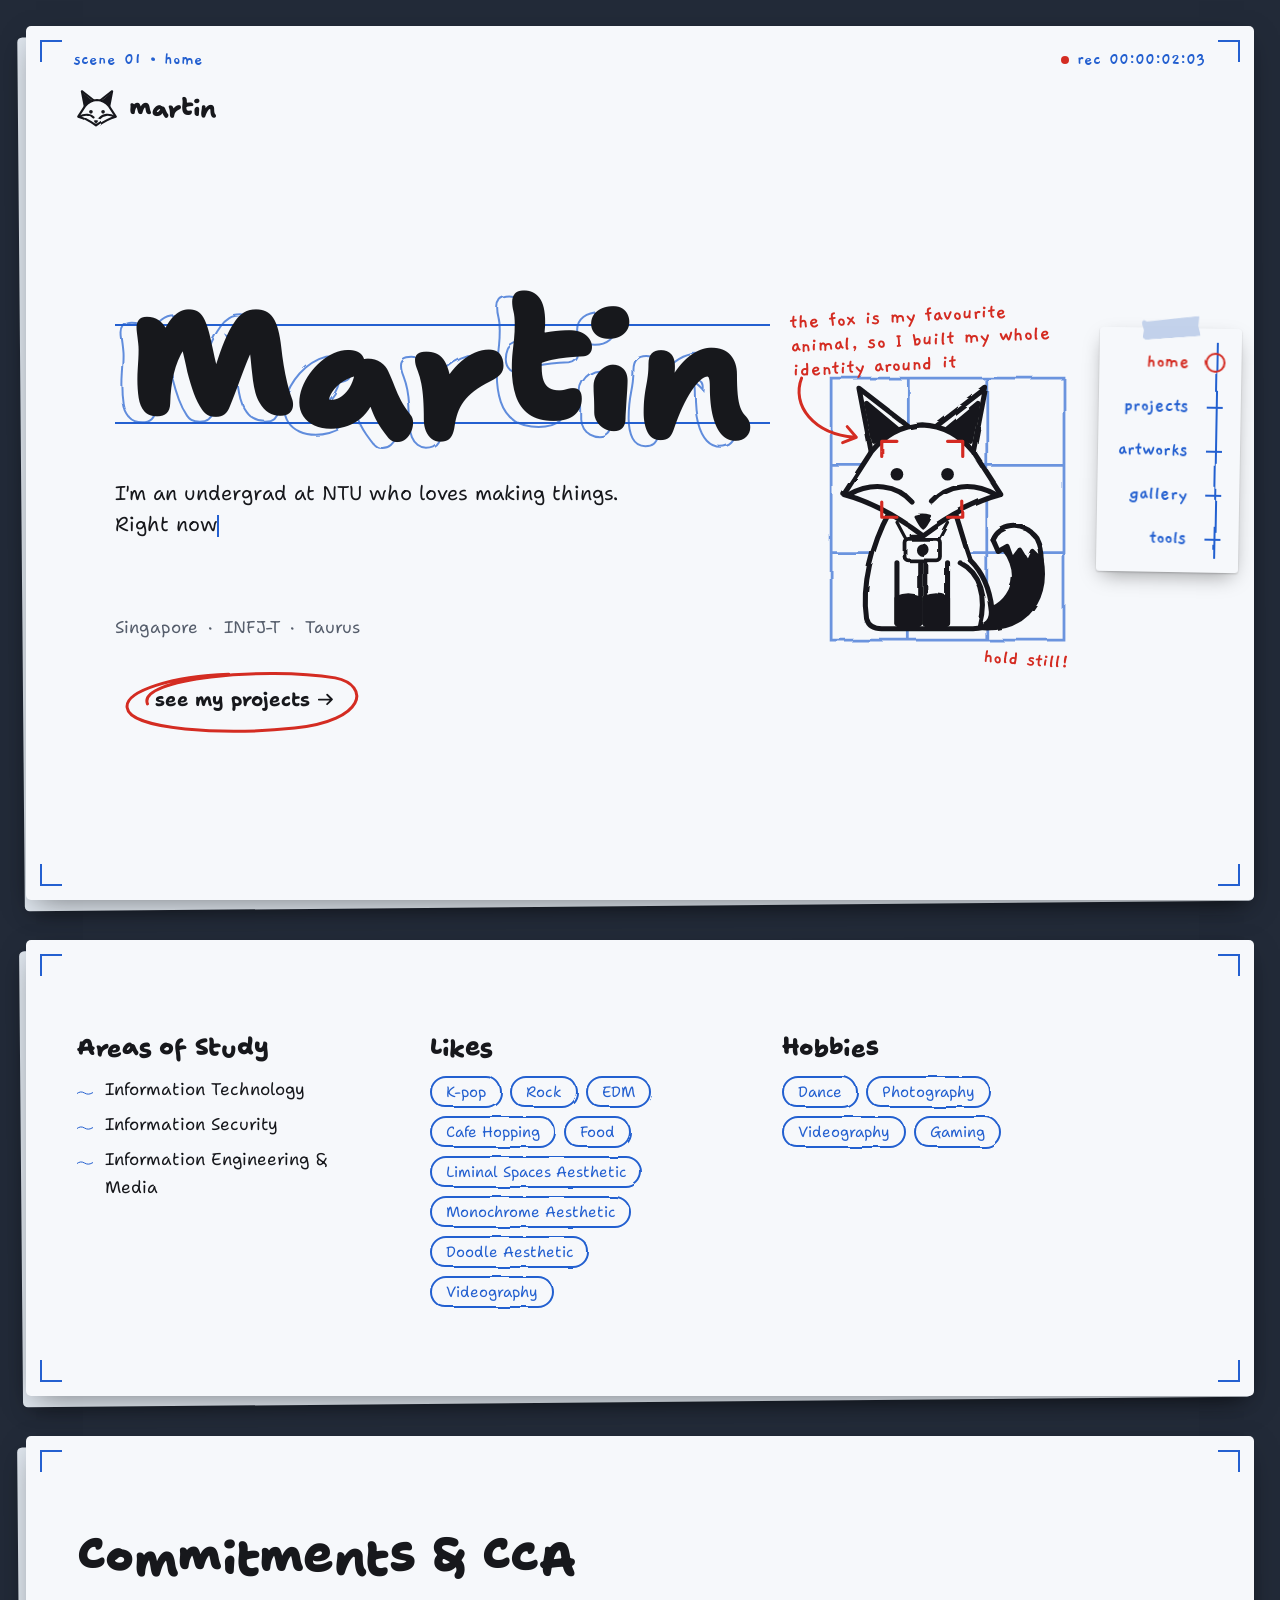
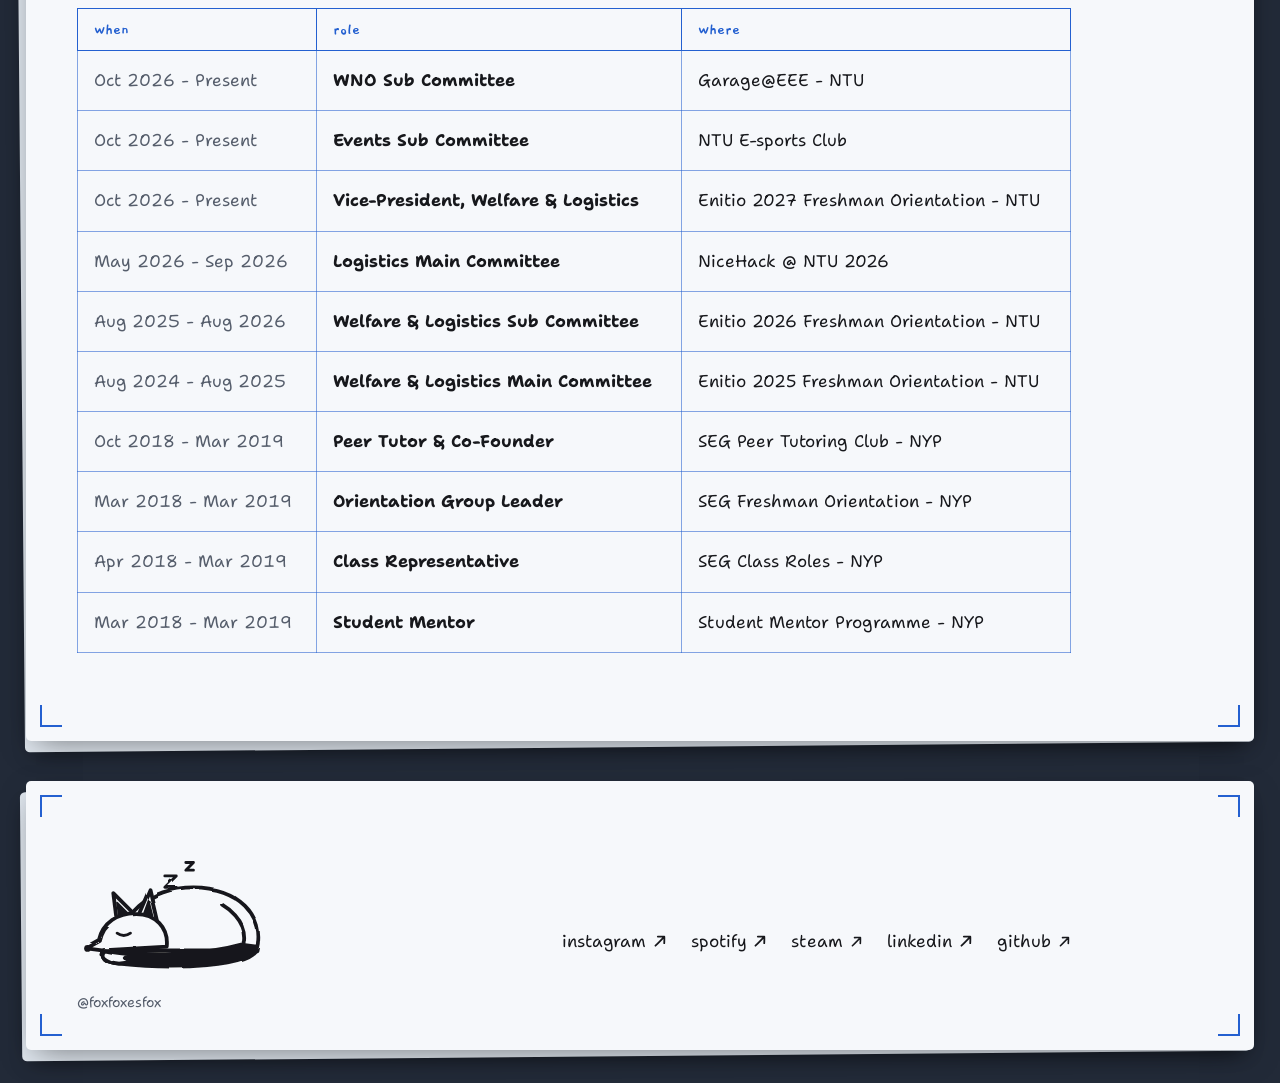
<file: index.html>
<!DOCTYPE html>
<html lang="en">
<head>
  <meta charset="UTF-8" />
  <meta name="viewport" content="width=device-width, initial-scale=1.0" />
  <title>Martin — Student, Developer &amp; Creator</title>
  <meta name="description" content="Martin's page." />
  <link rel="canonical" href="https://foxesvx.dev/" />

  <meta property="og:type" content="website" />
  <meta property="og:site_name" content="Martin's page 🦊" />
  <meta property="og:title" content="Martin's page 🦊" />
  <meta property="og:description" content="Personal Projects&nbsp;|&nbsp;Artworks&nbsp;|&nbsp;Photography" />
  <meta property="og:url" content="https://foxesvx.dev/" />
  <meta property="og:image" content="/assets/fox.png?v=3" />

  <meta name="twitter:card" content="summary" />
  <meta name="twitter:title" content="Martin's page 🦊" />
  <meta name="twitter:description" content="Personal Projects&nbsp;|&nbsp;Artworks&nbsp;|&nbsp;Photography" />
  <meta name="twitter:image" content="/assets/fox.png?v=3" />

  <link rel="icon" type="image/svg+xml" href="/assets/fox-head.svg?v=3">
  <link rel="icon" type="image/png" href="/assets/fox.png?v=3">
  <link rel="apple-touch-icon" href="/assets/fox.png?v=3">
  <link rel="preconnect" href="https://fonts.googleapis.com">
  <link rel="preconnect" href="https://fonts.gstatic.com" crossorigin>
  <link href="https://fonts.googleapis.com/css2?family=Shantell+Sans:ital,wght,BNCE,INFM@0,300..800,-100..100,0..100&family=Gaegu:wght@700&display=swap" rel="stylesheet">
  <link rel="stylesheet" href="style.css" />
</head>

<body>
  <!-- Wobble filters: three seeds so drawn lines can "boil" -->
  <svg class="defs" aria-hidden="true" focusable="false">
    <filter id="rough-a"><feTurbulence type="fractalNoise" baseFrequency="0.035" numOctaves="2" seed="3" /><feDisplacementMap in="SourceGraphic" scale="3.5" /></filter>
    <filter id="rough-b"><feTurbulence type="fractalNoise" baseFrequency="0.035" numOctaves="2" seed="11" /><feDisplacementMap in="SourceGraphic" scale="3.5" /></filter>
    <filter id="rough-c"><feTurbulence type="fractalNoise" baseFrequency="0.035" numOctaves="2" seed="27" /><feDisplacementMap in="SourceGraphic" scale="3.5" /></filter>
  </svg>
  <a class="skip" href="#main">skip to content</a>

  <header class="site-header">
    <p class="slate" aria-hidden="true"><span>scene 01 · home</span><span><i class="rec"></i>rec <b id="tc">00:00:00:00</b></span></p>
    <a href="index.html" class="brand lettered" aria-label="martin's page, home">
      <svg class="doodle" viewBox="34 8 132 124" aria-hidden="true">
    <path class="paper" d="M60 64 L50 12 L94 46 Z" />
    <path class="paper" d="M140 64 L150 12 L106 46 Z" />
    <path class="solid" d="M62 54 L56 24 L80 44 Z" />
    <path class="solid" d="M138 54 L144 24 L120 44 Z" />
    <path class="paper" d="M60 62 Q76 42 100 41 Q124 42 140 62 L162 96 Q132 104 100 128 Q68 104 38 96 Z" />
    <path class="ink" d="M42 96 C60 86 80 88 92 102" />
    <path class="ink" d="M158 96 C140 86 120 88 108 102" />
    <circle class="dot" cx="80" cy="80" r="6" /><circle class="dot" cx="120" cy="80" r="6" />
    <path class="solid" d="M94 113 Q100 111 106 113 Q102 121 100 122 Q98 121 94 113 Z" style="--sw:2" />
  </svg>
      <span>martin</span>
    </a>
    <nav class="nav" aria-label="Main">
      <a href="index.html" aria-current="page">home</a>
      <a href="projects.html">projects</a>
      <a href="artworks.html">artworks</a>
      <a href="gallery.html">gallery</a>
      <a href="tools.html">tools</a>
    </nav>
  </header>

  <main id="main">

    <section class="hero sheet">
      <div>
        <h1 class="hero-name lettered" data-t="Martin">Martin</h1>
        <p class="intro" id="intro">I'm an undergrad at NTU who loves making things. Right now I'm building more personal projects, getting better at dance, and picking up photography and videography along the way.</p>
        <p class="hero-meta"><span>Singapore</span><span>INFJ-T</span><span>Taurus</span></p>
        <a href="projects.html" class="cta">see my projects<span class="arr arr-right" aria-hidden="true"></span>
          <svg viewBox="0 0 100 40" preserveAspectRatio="none" aria-hidden="true"><path d="M12 22 C8 8 58 2 86 8 C100 12 98 31 70 35 C42 39 5 36 4 24 C3 15 22 7 44 6" /></svg>
        </a>
      </div>

      <div class="stage">
        <!-- a pencilled viewfinder with its rule-of-thirds grid, then the inked fox on top -->
        <svg class="hero-fox" viewBox="20 0 200 215" aria-hidden="true" style="position:absolute; inset:0">
          <g class="con"><path d="M28 4 H212 V211 H28 Z M89 4 V211 M151 4 V211 M28 73 H212 M28 142 H212" /></g>
        </svg>
        <svg class="doodle hero-fox on-twos" viewBox="20 0 200 215" aria-hidden="true">
      <g class="fox-tail">
        <path class="solid" d="M136 200 C178 208 200 182 194 148 C190 124 166 116 156 132 C170 140 177 158 170 172 C163 186 150 190 136 188 Z" />
        <path class="paper" d="M156 132 C160 120 180 116 190 130 C193 136 194 142 194 148 L187 141 L183 150 L177 140 L171 148 L167 137 L160 141 Z" />
      </g>
      <path class="paper" d="M74 110 C60 136 52 168 56 194 Q58 202 68 202 L140 202 C152 202 157 196 155 186 C153 168 146 156 138 148 C133 134 130 122 126 110 Z" />
      <path class="ink" d="M130 150 C146 158 152 178 146 200" />
      <!-- camera on a strap -->
      <path class="ink" d="M80 118 L88 133 M120 118 L112 133" style="--sw:2.5" />
      <path class="solid" d="M91 131 v-3 h7 v3 Z" style="--sw:2" />
      <rect class="paper" x="86" y="131" width="28" height="17" rx="3" style="--sw:3" />
      <circle class="solid" cx="100" cy="139.5" r="4" style="--sw:2" />
      <path class="paper" d="M80 150 L80 198 Q89 205 98 198 L98 150" />
      <path class="solid" d="M80 178 Q89 174 98 178 L98 198 Q89 205 80 198 Z" />
      <path class="paper" d="M102 150 L102 198 Q111 205 120 198 L120 150" />
      <path class="solid" d="M102 178 Q111 174 120 178 L120 198 Q111 205 102 198 Z" />
      <path class="paper" d="M60 64 L50 12 L94 46 Z" />
    <path class="paper" d="M140 64 L150 12 L106 46 Z" />
    <path class="solid" d="M62 54 L56 24 L80 44 Z" />
    <path class="solid" d="M138 54 L144 24 L120 44 Z" />
      <path class="paper" d="M60 62 Q76 42 100 41 Q124 42 140 62 L162 96 Q132 104 100 128 Q68 104 38 96 Z" />
    <path class="ink" d="M42 96 C60 86 80 88 92 102" />
    <path class="ink" d="M158 96 C140 86 120 88 108 102" />
      <g class="fox-eyes"><circle class="dot pupil" cx="80" cy="80" r="5" /><circle class="dot pupil" cx="120" cy="80" r="5" /></g>
      <path class="solid" d="M94 113 Q100 111 106 113 Q102 121 100 122 Q98 121 94 113 Z" style="--sw:2" />
      <path class="af" d="M68 66 V54 H80 M120 54 H132 V66 M132 102 V114 H120 M80 114 H68 V102" />
    </svg>
        <p class="note note-about">the fox is my favourite animal, so I built my whole identity around it</p>
        <svg class="note-arrow" viewBox="0 0 100 100" aria-hidden="true"><path d="M14 4 C0 40 30 78 84 82 M68 89 L86 82 L74 68" /></svg>
        <p class="note note-wag" aria-hidden="true">hold still!</p>
      </div>
    </section>

    <section class="sheet" id="about" aria-label="About me">
      <div class="wrap">
      <div class="about-grid">
        <div>
          <h2 class="h3 lettered">Areas of Study</h2>
          <ul class="study">
            <li>Information Technology</li>
            <li>Information Security</li>
            <li>Information Engineering &amp; Media</li>
          </ul>
        </div>

        <div>
          <h2 class="h3 lettered">Likes</h2>
          <ul class="tags">
            <li class="tag sketch">K-pop</li>
            <li class="tag sketch">Rock</li>
            <li class="tag sketch">EDM</li>
            <li class="tag sketch">Cafe Hopping</li>
            <li class="tag sketch">Food</li>
            <li class="tag sketch">Liminal Spaces Aesthetic</li>
            <li class="tag sketch">Monochrome Aesthetic</li>
            <li class="tag sketch">Doodle Aesthetic</li>
            <li class="tag sketch">Videography</li>
          </ul>
        </div>

        <div>
          <h2 class="h3 lettered">Hobbies</h2>
          <ul class="tags">
            <li class="tag sketch">Dance</li>
            <li class="tag sketch">Photography</li>
            <li class="tag sketch">Videography</li>
            <li class="tag sketch">Gaming</li>
          </ul>
        </div>
      </div>
      </div>
    </section>

    <section class="sheet" aria-labelledby="commitments-title">
      <div class="wrap">
        <h2 id="commitments-title" class="section-title lettered">Commitments &amp; CCA</h2>
        <table class="xsheet">
          <thead><tr><th scope="col">when</th><th scope="col">role</th><th scope="col">where</th></tr></thead>
          <tbody id="commitmentsGrid">
            <tr><td colspan="3"><noscript>Enable JavaScript to see my commitments.</noscript></td></tr>
          </tbody>
        </table>
      </div>
    </section>

  </main>

  <footer class="site-footer sheet">
    <div class="wrap footer-inner">
      <svg class="doodle sleepy" viewBox="0 0 220 120" role="img" aria-label="A fox curled up asleep">
        <path class="paper" d="M50 102 C40 66 76 36 122 36 C168 36 198 66 188 102 Z" />
        <path class="ink" d="M152 54 C172 66 180 86 172 102" />
        <path class="paper" d="M42 74 L38 42 L62 66 Z" />
        <path class="paper" d="M64 66 L76 38 L84 72 Z" />
        <path class="solid" d="M44 66 L42 52 L54 64 Z" style="--sw:2" />
        <path class="solid" d="M70 64 L75 50 L79 66 Z" style="--sw:2" />
        <path class="paper" d="M24 92 C28 74 44 64 62 64 C82 64 96 78 94 98 L26 102 L10 100 Z" />
        <path class="ink" d="M42 84 Q49 89 56 84" style="--sw:3" />
        <circle class="dot" cx="11" cy="100" r="3.5" />
        <path class="solid" d="M188 98 C186 120 100 122 44 116 C28 114 22 108 28 102 C70 108 130 108 172 96 Z" />
        <path class="paper" d="M44 116 C28 114 22 108 28 102 C36 104 46 105 56 106 L50 110 L58 114 Z" />
        <path class="ink" d="M92 24 h12 l-12 12 h12 M114 10 h8 l-8 8 h8" style="--sw:3" />
      </svg>
      <nav class="socials" aria-label="Elsewhere">
        <a href="https://instagram.com/foxesvx" target="_blank" rel="noopener noreferrer">instagram<span class="arr" aria-hidden="true"></span></a>
        <a href="https://open.spotify.com/user/lonestary" target="_blank" rel="noopener noreferrer">spotify<span class="arr" aria-hidden="true"></span></a>
        <a href="https://steamcommunity.com/id/foxfoxesfox" target="_blank" rel="noopener noreferrer">steam<span class="arr" aria-hidden="true"></span></a>
        <a href="https://linkedin.com/in/mpjy" target="_blank" rel="noopener noreferrer">linkedin<span class="arr" aria-hidden="true"></span></a>
        <a href="https://github.com/foxfoxesfox" target="_blank" rel="noopener noreferrer">github<span class="arr" aria-hidden="true"></span></a>
      </nav>
      <p class="handle">@foxfoxesfox</p>
    </div>
  </footer>

  <script src="script.js"></script>

  <!-- Commitments -->
  <script>
    (async function () {
      const list = document.getElementById('commitmentsGrid');
      try {
        const res = await fetch('assets/commitments.json');
        if (!res.ok) throw new Error();
        const items = await res.json();

        // the file is kept oldest-first; the sheet reads newest-first
        list.innerHTML = items.reverse().map(item => `
          <tr>
            <td>${item.date}</td>
            <td class="role">${item.role}</td>
            <td>${item.org}</td>
          </tr>
        `).join('');
      } catch {
        list.innerHTML = '<tr><td colspan="3" class="load-error">Could not load commitments.</td></tr>';
      }
    })();
  </script>
</body>
</html>
</file>
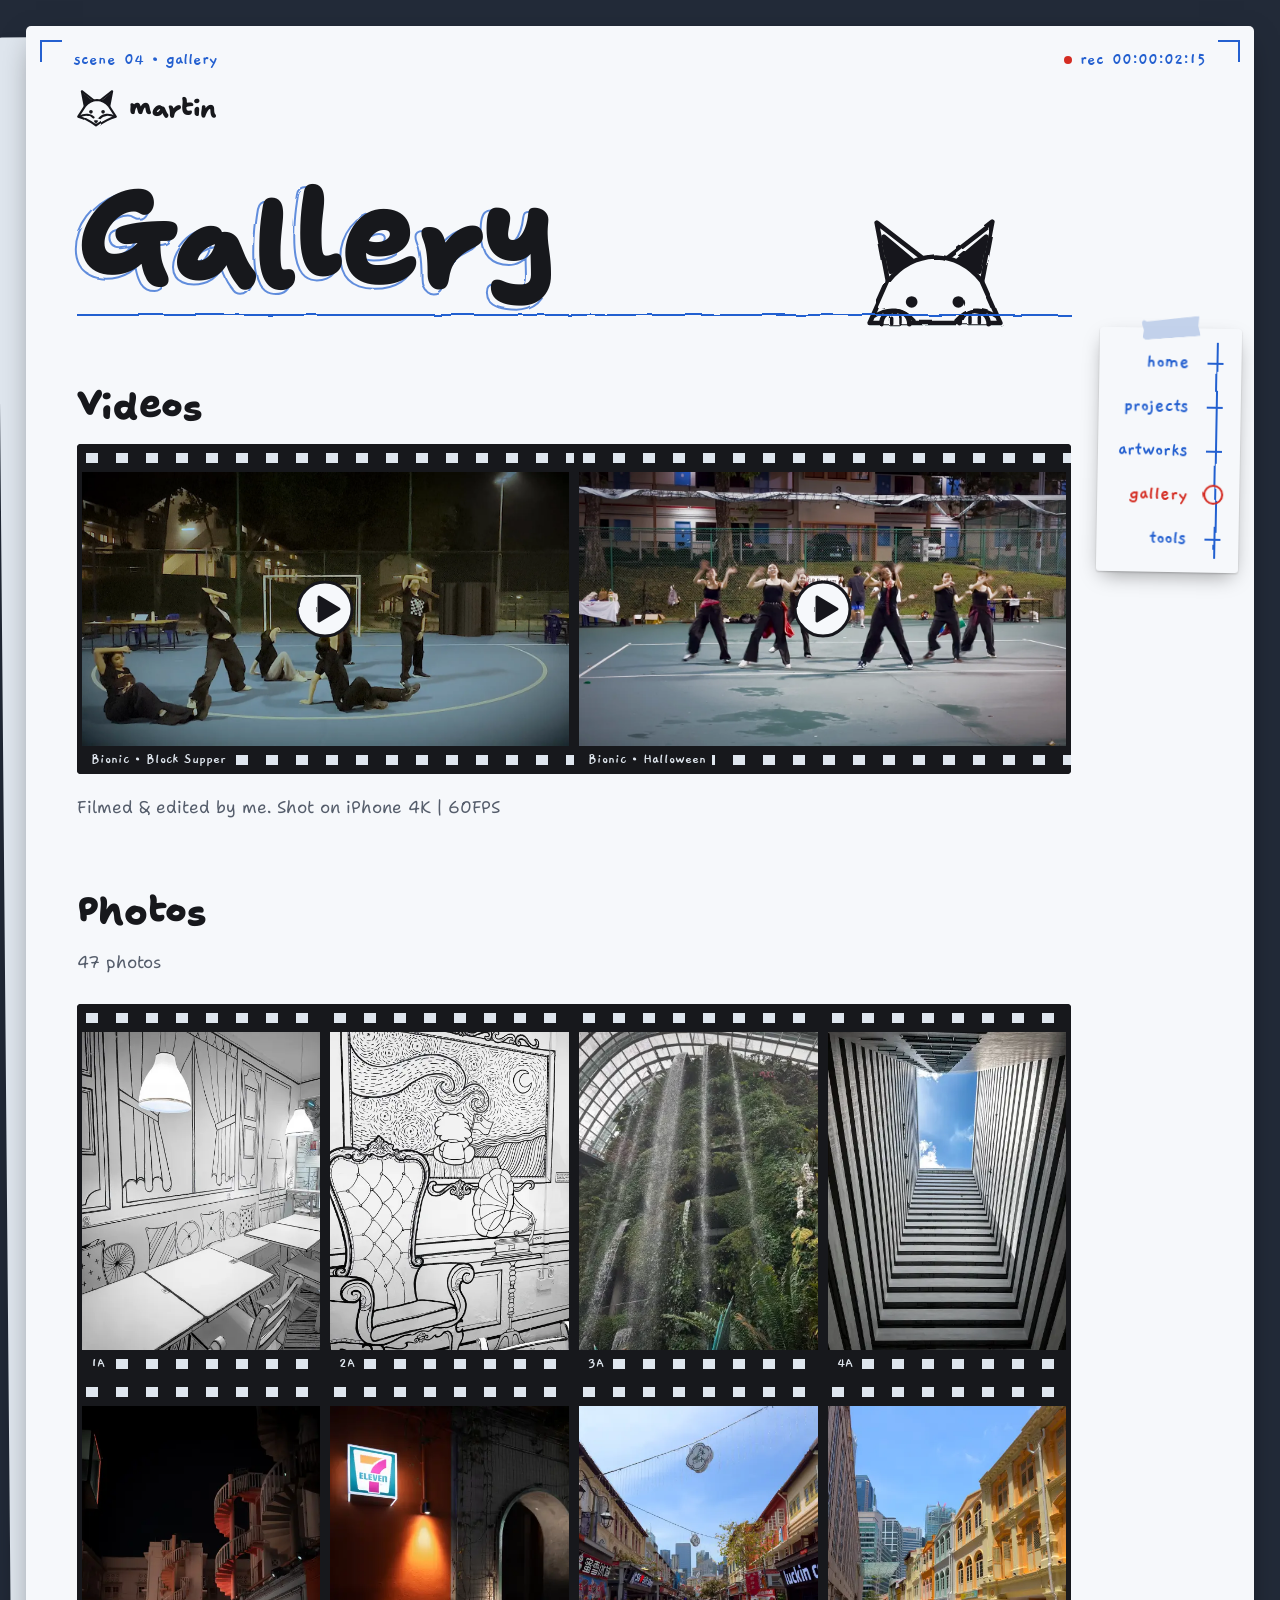
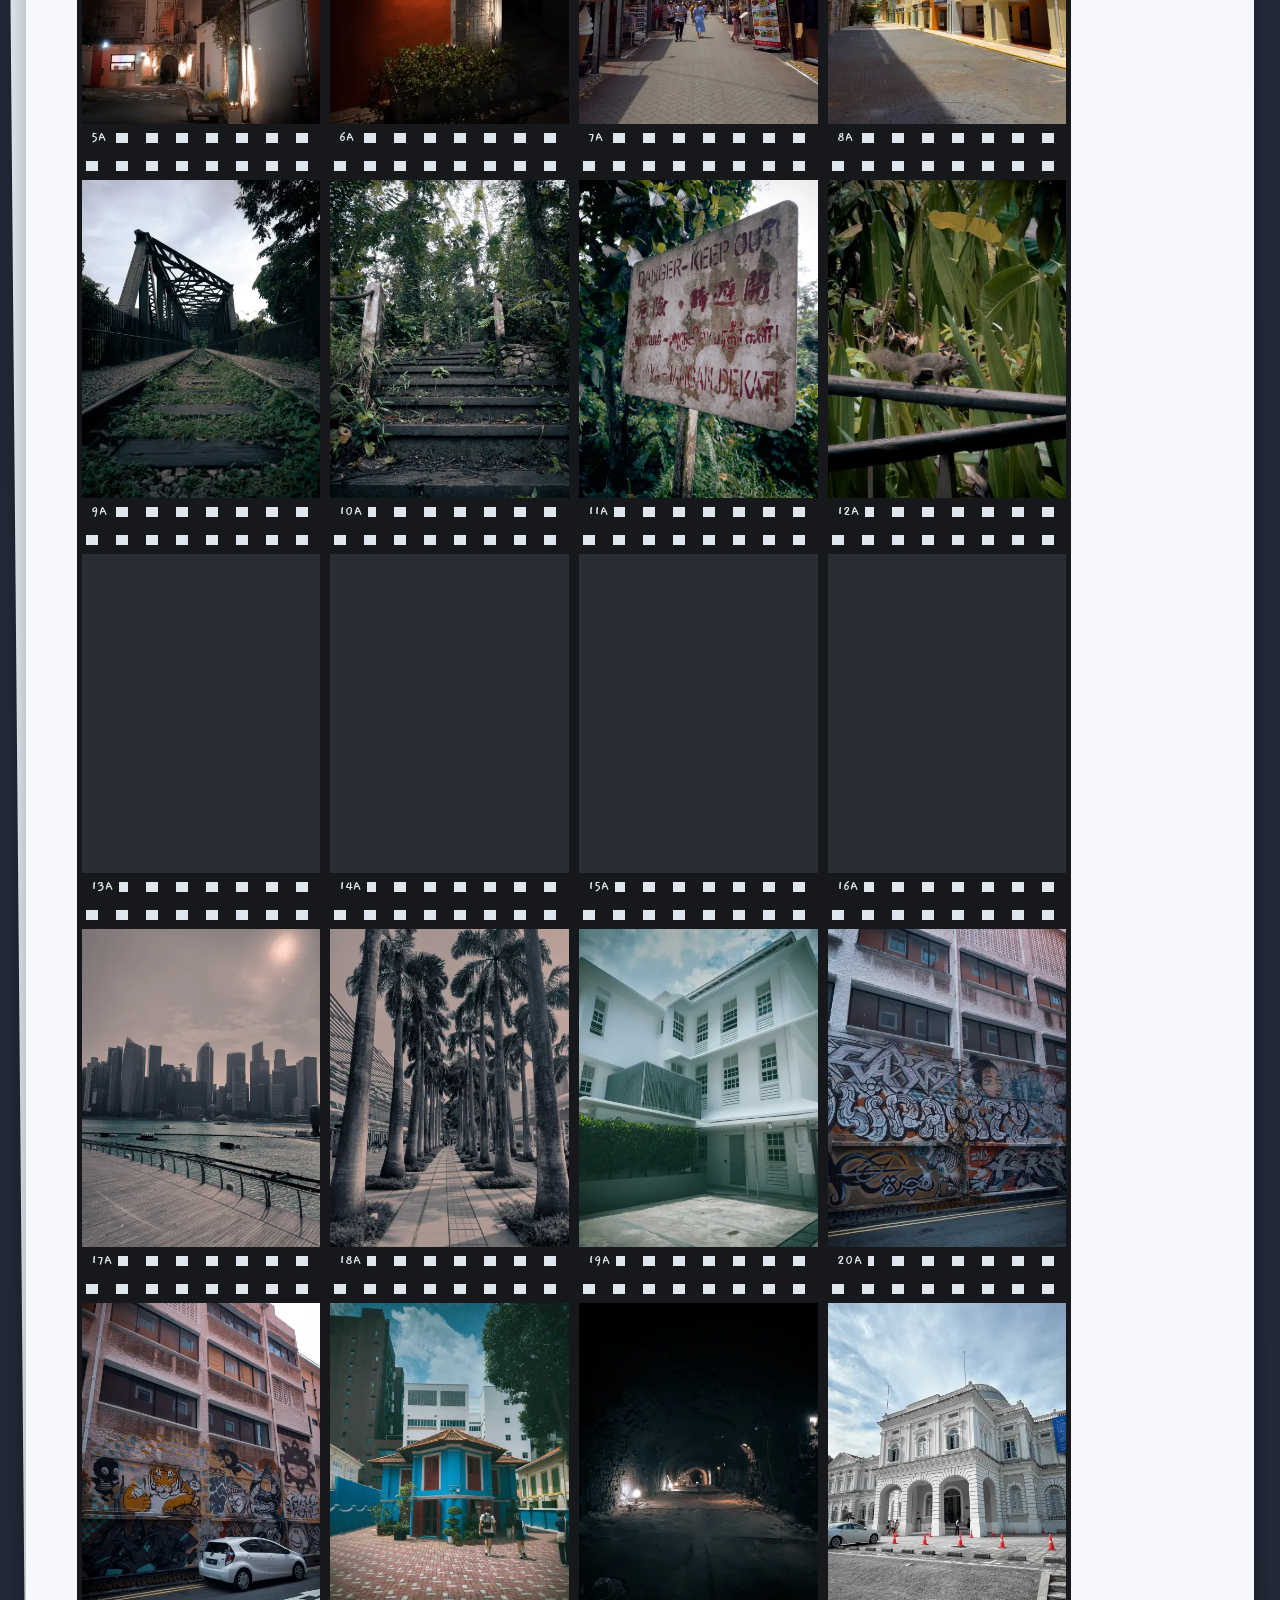
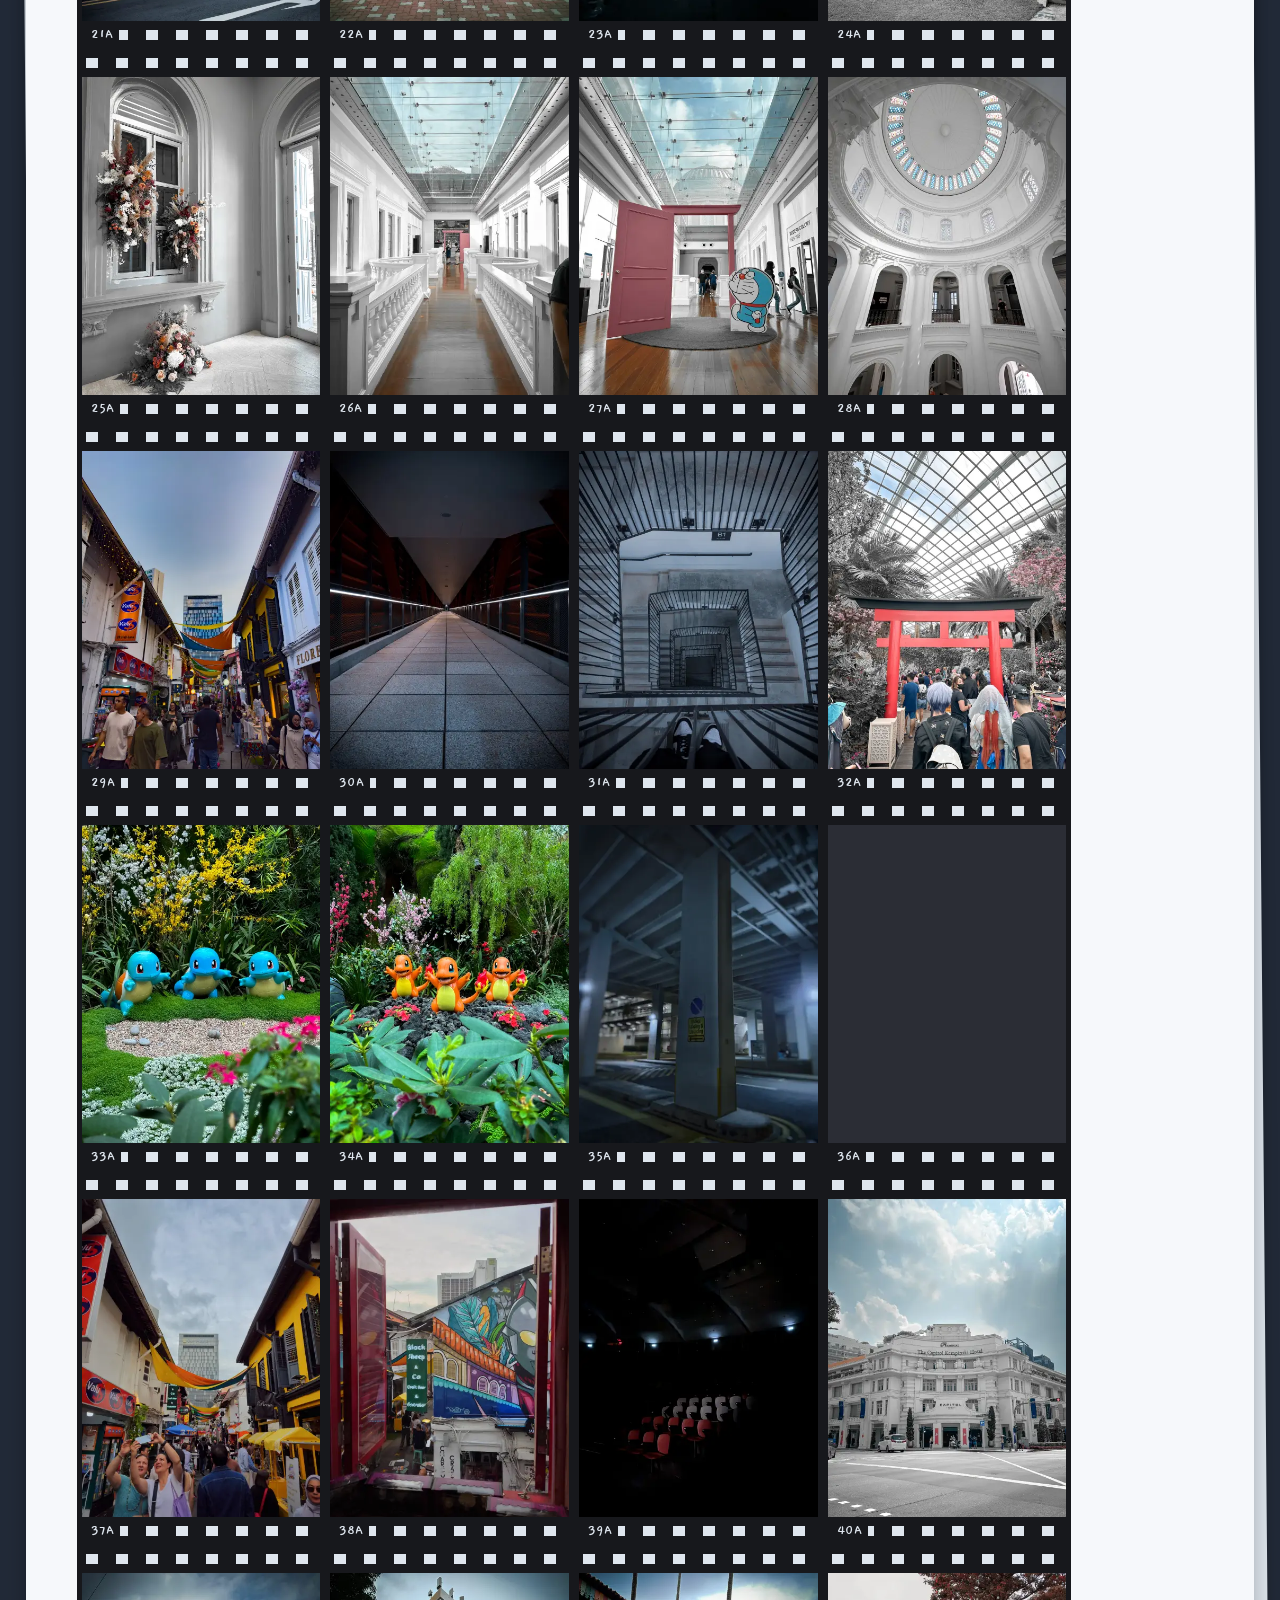
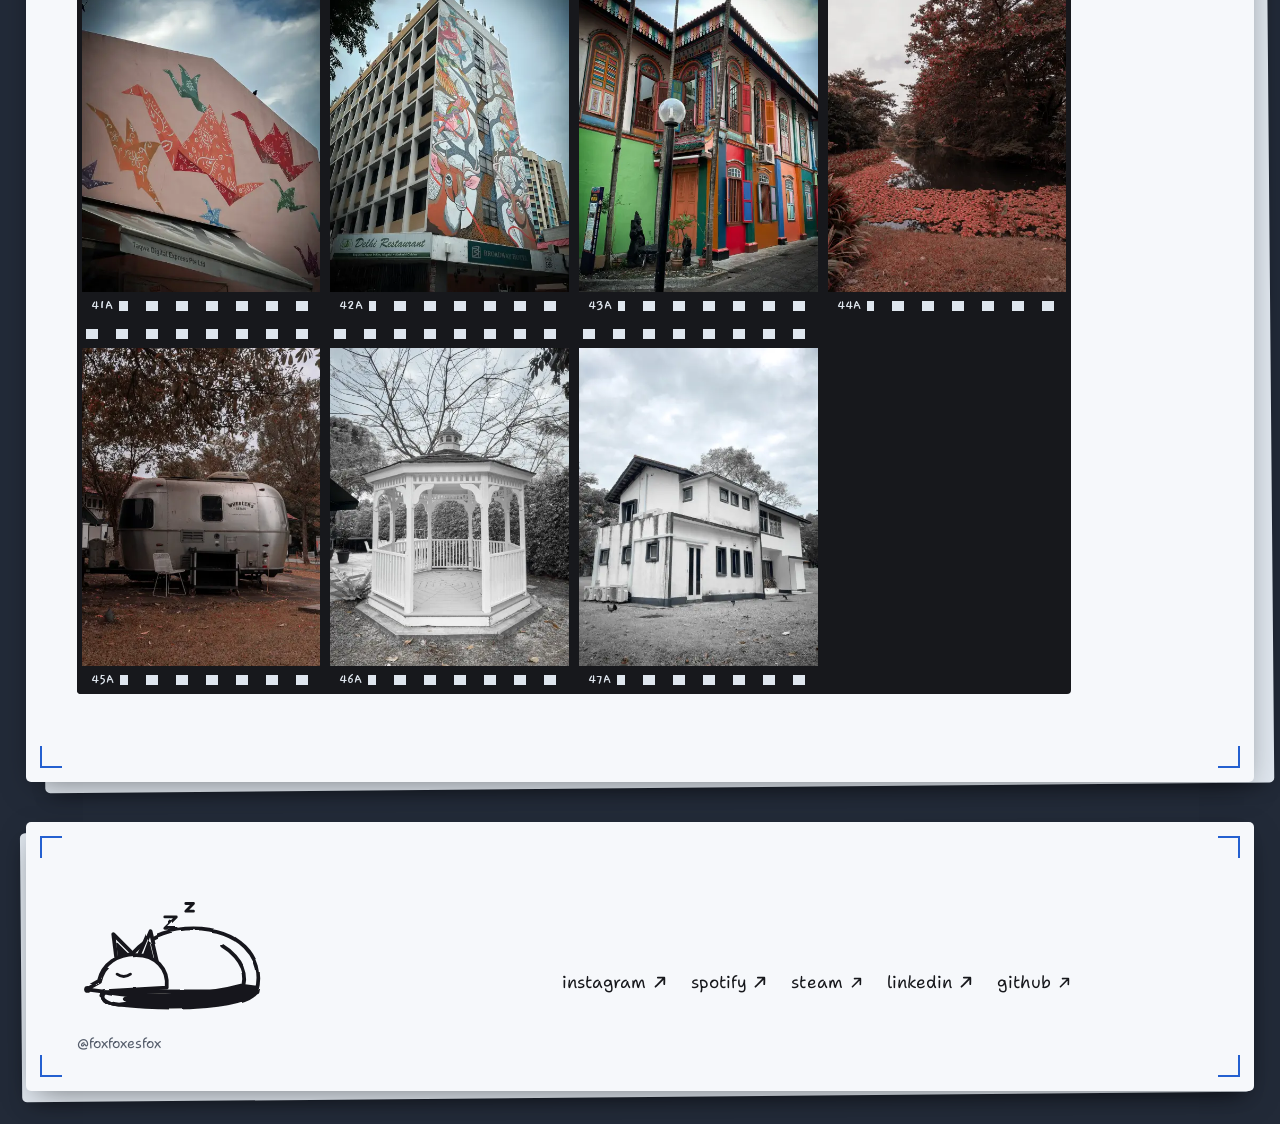
<file: gallery.html>
<!DOCTYPE html>
<html lang="en">
<head>
  <meta charset="UTF-8" />
  <meta name="viewport" content="width=device-width, initial-scale=1.0" />
  <title>Gallery — Martin</title>
  <meta name="description" content="Photographed moments." />
  <link rel="canonical" href="https://foxesvx.dev/gallery" />

  <meta property="og:type" content="website" />
  <meta property="og:site_name" content="Martin's page 🦊" />
  <meta property="og:title" content="Gallery — Martin" />
  <meta property="og:description" content="Photographed moments." />
  <meta property="og:url" content="https://foxesvx.dev/gallery" />
  <meta property="og:image" content="/assets/fox.png?v=3" />

  <meta name="twitter:card" content="summary" />
  <meta name="twitter:title" content="Gallery — Martin" />
  <meta name="twitter:description" content="Photographed moments." />
  <meta name="twitter:image" content="/assets/fox.png?v=3" />

  <link rel="icon" type="image/svg+xml" href="/assets/fox-head.svg?v=3">
  <link rel="icon" type="image/png" href="/assets/fox.png?v=3">
  <link rel="apple-touch-icon" href="/assets/fox.png?v=3">
  <link rel="preconnect" href="https://fonts.googleapis.com">
  <link rel="preconnect" href="https://fonts.gstatic.com" crossorigin>
  <link href="https://fonts.googleapis.com/css2?family=Shantell+Sans:ital,wght,BNCE,INFM@0,300..800,-100..100,0..100&family=Gaegu:wght@700&display=swap" rel="stylesheet">
  <link rel="stylesheet" href="style.css" />
</head>

<body>
  <!-- Wobble filters: three seeds so drawn lines can "boil" -->
  <svg class="defs" aria-hidden="true" focusable="false">
    <filter id="rough-a"><feTurbulence type="fractalNoise" baseFrequency="0.035" numOctaves="2" seed="3" /><feDisplacementMap in="SourceGraphic" scale="3.5" /></filter>
    <filter id="rough-b"><feTurbulence type="fractalNoise" baseFrequency="0.035" numOctaves="2" seed="11" /><feDisplacementMap in="SourceGraphic" scale="3.5" /></filter>
    <filter id="rough-c"><feTurbulence type="fractalNoise" baseFrequency="0.035" numOctaves="2" seed="27" /><feDisplacementMap in="SourceGraphic" scale="3.5" /></filter>
  </svg>
  <!-- Lightbox: clicking anywhere (including the close button) closes it -->
  <div id="lightbox" class="lightbox" role="dialog" aria-modal="true" aria-label="Photo viewer">
    <button class="lightbox-close sketch" aria-label="Close">
      <svg class="doodle" viewBox="0 0 24 24" aria-hidden="true"><path class="ink" d="M4 4 L20 20 M20 4 L4 20" style="--sw:2.5" /></svg>
    </button>
    <img id="lightboxImg" alt="" class="lightbox-img" />
    
  </div>
  <a class="skip" href="#main">skip to content</a>

  <header class="site-header">
    <p class="slate" aria-hidden="true"><span>scene 04 · gallery</span><span><i class="rec"></i>rec <b id="tc">00:00:00:00</b></span></p>
    <a href="index.html" class="brand lettered" aria-label="martin's page, home">
      <svg class="doodle" viewBox="34 8 132 124" aria-hidden="true">
    <path class="paper" d="M60 64 L50 12 L94 46 Z" />
    <path class="paper" d="M140 64 L150 12 L106 46 Z" />
    <path class="solid" d="M62 54 L56 24 L80 44 Z" />
    <path class="solid" d="M138 54 L144 24 L120 44 Z" />
    <path class="paper" d="M60 62 Q76 42 100 41 Q124 42 140 62 L162 96 Q132 104 100 128 Q68 104 38 96 Z" />
    <path class="ink" d="M42 96 C60 86 80 88 92 102" />
    <path class="ink" d="M158 96 C140 86 120 88 108 102" />
    <circle class="dot" cx="80" cy="80" r="6" /><circle class="dot" cx="120" cy="80" r="6" />
    <path class="solid" d="M94 113 Q100 111 106 113 Q102 121 100 122 Q98 121 94 113 Z" style="--sw:2" />
  </svg>
      <span>martin</span>
    </a>
    <nav class="nav" aria-label="Main">
      <a href="index.html">home</a>
      <a href="projects.html">projects</a>
      <a href="artworks.html">artworks</a>
      <a href="gallery.html" aria-current="page">gallery</a>
      <a href="tools.html">tools</a>
    </nav>
  </header>

  <main id="main" class="sheet">
    <div class="wrap page-head">
      <h1 class="page-title lettered" data-t="Gallery">Gallery</h1>
      <svg class="doodle peeker boil" viewBox="40 8 120 92" aria-hidden="true">
      <path class="paper" d="M60 64 L50 12 L94 46 Z" />
    <path class="paper" d="M140 64 L150 12 L106 46 Z" />
    <path class="solid" d="M62 54 L56 24 L80 44 Z" />
    <path class="solid" d="M138 54 L144 24 L120 44 Z" />
      <path class="paper" d="M60 62 Q76 42 100 41 Q124 42 140 62 L156 98 L44 98 Z" />
      <path class="ink" d="M48 92 C60 84 74 86 82 96 M152 92 C140 84 126 86 118 96" style="--sw:3" />
      <g class="fox-eyes"><circle class="dot pupil" cx="80" cy="80" r="5" /><circle class="dot pupil" cx="120" cy="80" r="5" /></g>
      <path class="paper" d="M54 99 C54 84 78 84 78 99" />
      <path class="paper" d="M122 99 C122 84 146 84 146 99" />
      <path class="ink" d="M62 93 l0 5 M70 93 l0 5 M130 93 l0 5 M138 93 l0 5" style="--sw:3" />
    </svg>
    </div>

    <section class="wrap" id="videos" aria-labelledby="videos-title">
      <h2 id="videos-title" class="group-title lettered">Videos</h2>
      <div id="videoReel" class="contact reel"></div>
      <p class="count">Filmed & edited by me. Shot on iPhone 4K | 60FPS </p>
    </section>

    <div class="wrap">
      <h2 class="group-title lettered">Photos</h2>
      <p id="photoCount" class="count" aria-live="polite"></p>
    </div>

    <div class="wrap"><div id="photoGrid" class="contact">
      <div class="tile is-skeleton" aria-hidden="true"></div>
      <div class="tile is-skeleton" aria-hidden="true"></div>
      <div class="tile is-skeleton" aria-hidden="true"></div>
      <div class="tile is-skeleton" aria-hidden="true"></div>
    </div></div>

    <noscript><p class="wrap empty">Enable JavaScript to view the gallery.</p></noscript>
  </main>

  <footer class="site-footer sheet">
    <div class="wrap footer-inner">
      <svg class="doodle sleepy" viewBox="0 0 220 120" role="img" aria-label="A fox curled up asleep">
        <path class="paper" d="M50 102 C40 66 76 36 122 36 C168 36 198 66 188 102 Z" />
        <path class="ink" d="M152 54 C172 66 180 86 172 102" />
        <path class="paper" d="M42 74 L38 42 L62 66 Z" />
        <path class="paper" d="M64 66 L76 38 L84 72 Z" />
        <path class="solid" d="M44 66 L42 52 L54 64 Z" style="--sw:2" />
        <path class="solid" d="M70 64 L75 50 L79 66 Z" style="--sw:2" />
        <path class="paper" d="M24 92 C28 74 44 64 62 64 C82 64 96 78 94 98 L26 102 L10 100 Z" />
        <path class="ink" d="M42 84 Q49 89 56 84" style="--sw:3" />
        <circle class="dot" cx="11" cy="100" r="3.5" />
        <path class="solid" d="M188 98 C186 120 100 122 44 116 C28 114 22 108 28 102 C70 108 130 108 172 96 Z" />
        <path class="paper" d="M44 116 C28 114 22 108 28 102 C36 104 46 105 56 106 L50 110 L58 114 Z" />
        <path class="ink" d="M92 24 h12 l-12 12 h12 M114 10 h8 l-8 8 h8" style="--sw:3" />
      </svg>
      <nav class="socials" aria-label="Elsewhere">
        <a href="https://instagram.com/foxesvx" target="_blank" rel="noopener noreferrer">instagram<span class="arr" aria-hidden="true"></span></a>
        <a href="https://open.spotify.com/user/lonestary" target="_blank" rel="noopener noreferrer">spotify<span class="arr" aria-hidden="true"></span></a>
        <a href="https://steamcommunity.com/id/foxfoxesfox" target="_blank" rel="noopener noreferrer">steam<span class="arr" aria-hidden="true"></span></a>
        <a href="https://linkedin.com/in/mpjy" target="_blank" rel="noopener noreferrer">linkedin<span class="arr" aria-hidden="true"></span></a>
        <a href="https://github.com/foxfoxesfox" target="_blank" rel="noopener noreferrer">github<span class="arr" aria-hidden="true"></span></a>
      </nav>
      <p class="handle">@foxfoxesfox</p>
    </div>
  </footer>

  <script src="script.js"></script>
  <script>
    const FOLDER = 'assets/photos/';
    const lightbox = initLightbox(FOLDER);

    async function loadGallery() {
      const grid  = document.getElementById('photoGrid');
      const count = document.getElementById('photoCount');
      let photos;

      try {
        const res = await fetch(FOLDER + 'photos.json');
        if (!res.ok) throw new Error();
        photos = await res.json();
      } catch {
        photos = [];
      }

      if (!photos.length) {
        // the blank frames stay: an unexposed strip, with the note under it
        grid.insertAdjacentHTML('afterend', '<p class="empty">No media uploaded yet.</p>');
        return;
      }

      count.textContent = `${photos.length} photo${photos.length === 1 ? '' : 's'}`;

      grid.innerHTML = '';
      photos.forEach((photo, i) => {
        const card = document.createElement('button');
        card.type = 'button';
        card.className = 'tile';
        card.setAttribute('aria-label', `View photo ${i + 1}`);
        card.innerHTML = `<img src="${FOLDER}thumbs/${photo.file}" alt="${photo.alt || ''}" loading="lazy" decoding="async" />`;   // small copy on the sheet, full size in the viewer
        card.addEventListener('click', () => lightbox.open(photos, i));
        grid.appendChild(card);
      });
    }

    // Videos: a poster on a strip of film; pressing play swaps in the YouTube player, so nothing loads from YouTube before that
    async function loadVideos() {
      const reel = document.getElementById('videoReel');
      let videos = [];
      try {
        const res = await fetch('assets/videos.json');
        if (res.ok) videos = await res.json();
      } catch {}
      if (!videos.length) { document.getElementById('videos').remove(); return; }

      videos.forEach(video => {
        const card = document.createElement('button');
        card.type = 'button';
        card.className = 'tile';
        card.dataset.title = video.title;
        card.setAttribute('aria-label', `Play ${video.title}`);
        card.innerHTML = `
          <img src="assets/videos/${video.poster}" alt="${video.alt || ''}" width="1280" height="720" loading="lazy" decoding="async" />
          <svg class="play doodle" viewBox="0 0 64 64" aria-hidden="true"><circle class="paper" cx="32" cy="32" r="27" style="--sw:3" /><path class="solid" d="M26 20 L46 32 L26 44 Z" style="--sw:3" /></svg>`;
        card.addEventListener('click', () => {
          const frame = document.createElement('div');
          frame.className = 'tile is-playing';
          frame.dataset.title = video.title;
          frame.innerHTML = `<iframe src="https://www.youtube-nocookie.com/embed/${video.id}?autoplay=1&rel=0" title="${video.title}" allow="autoplay; encrypted-media; picture-in-picture; fullscreen" allowfullscreen></iframe>`;
          card.replaceWith(frame);
        });
        reel.appendChild(card);
      });
    }

    loadGallery();
    loadVideos();
  </script>
</body>
</html>
</file>
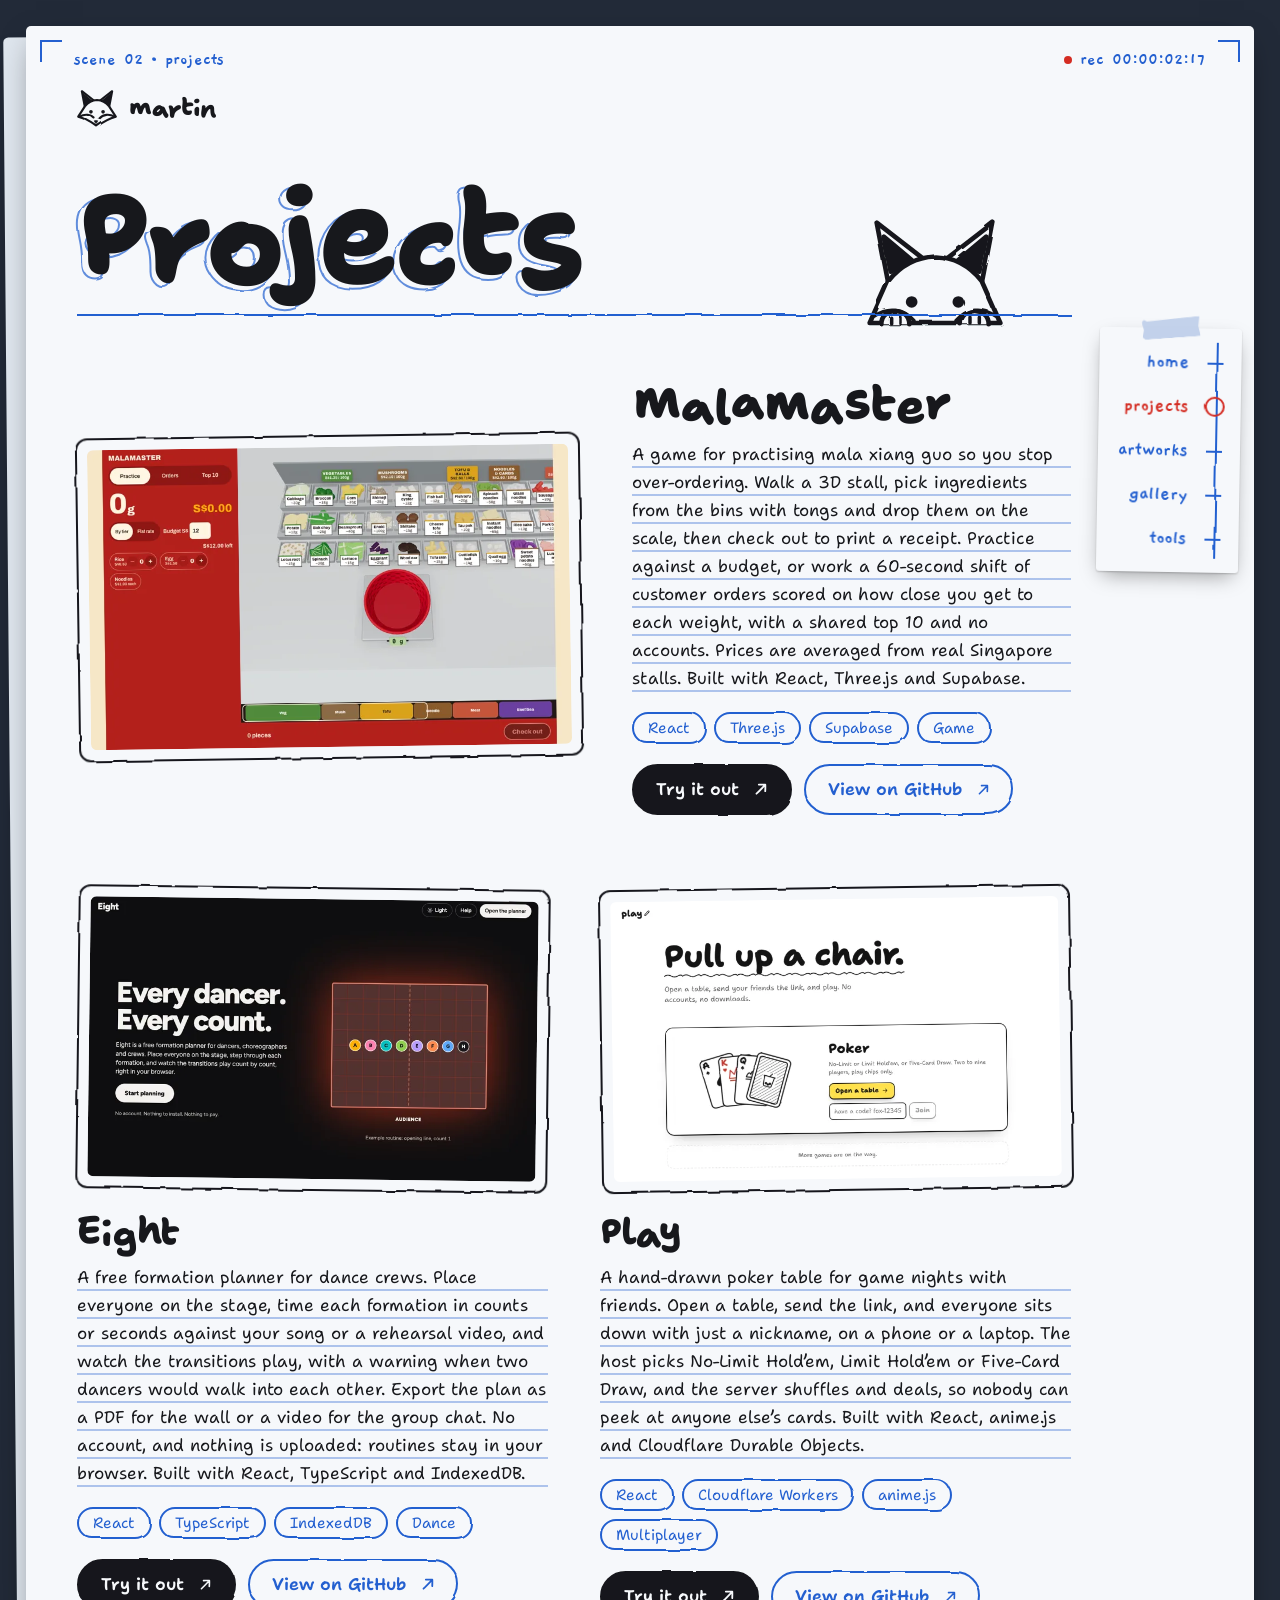
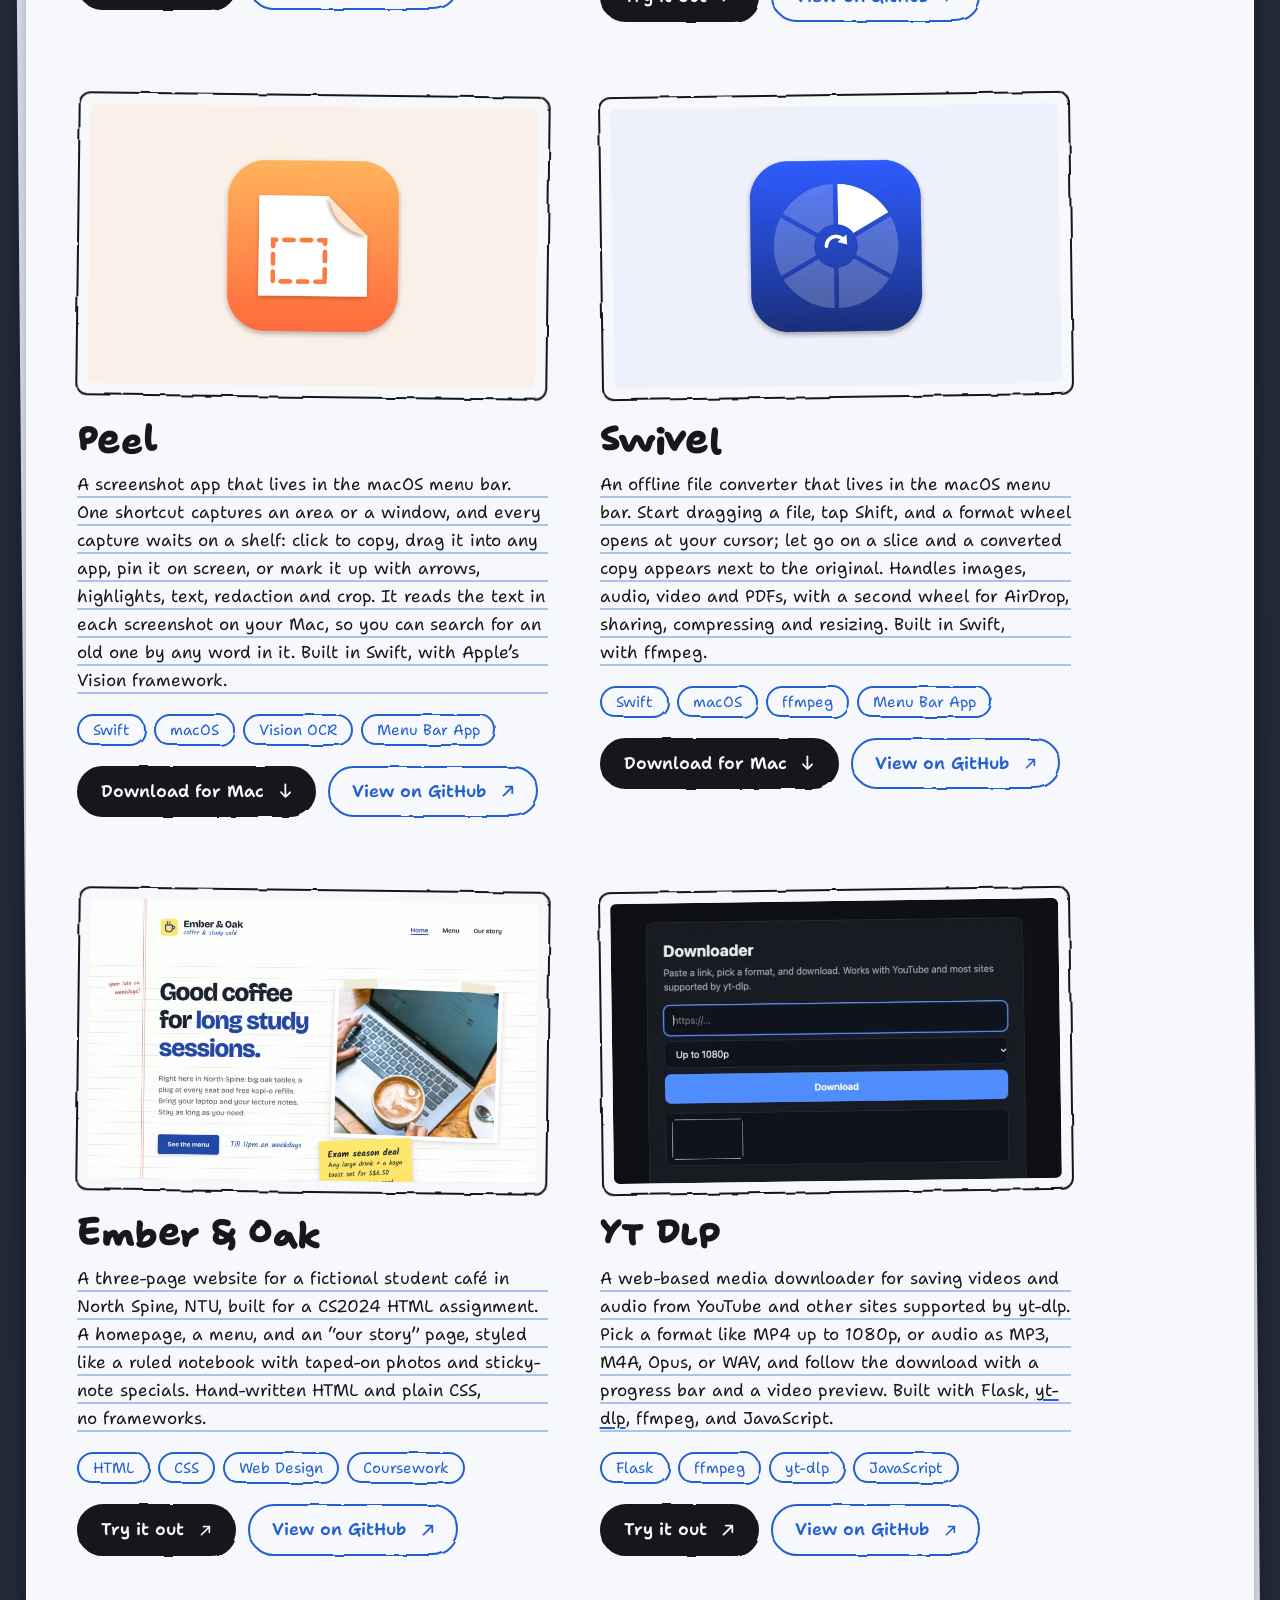
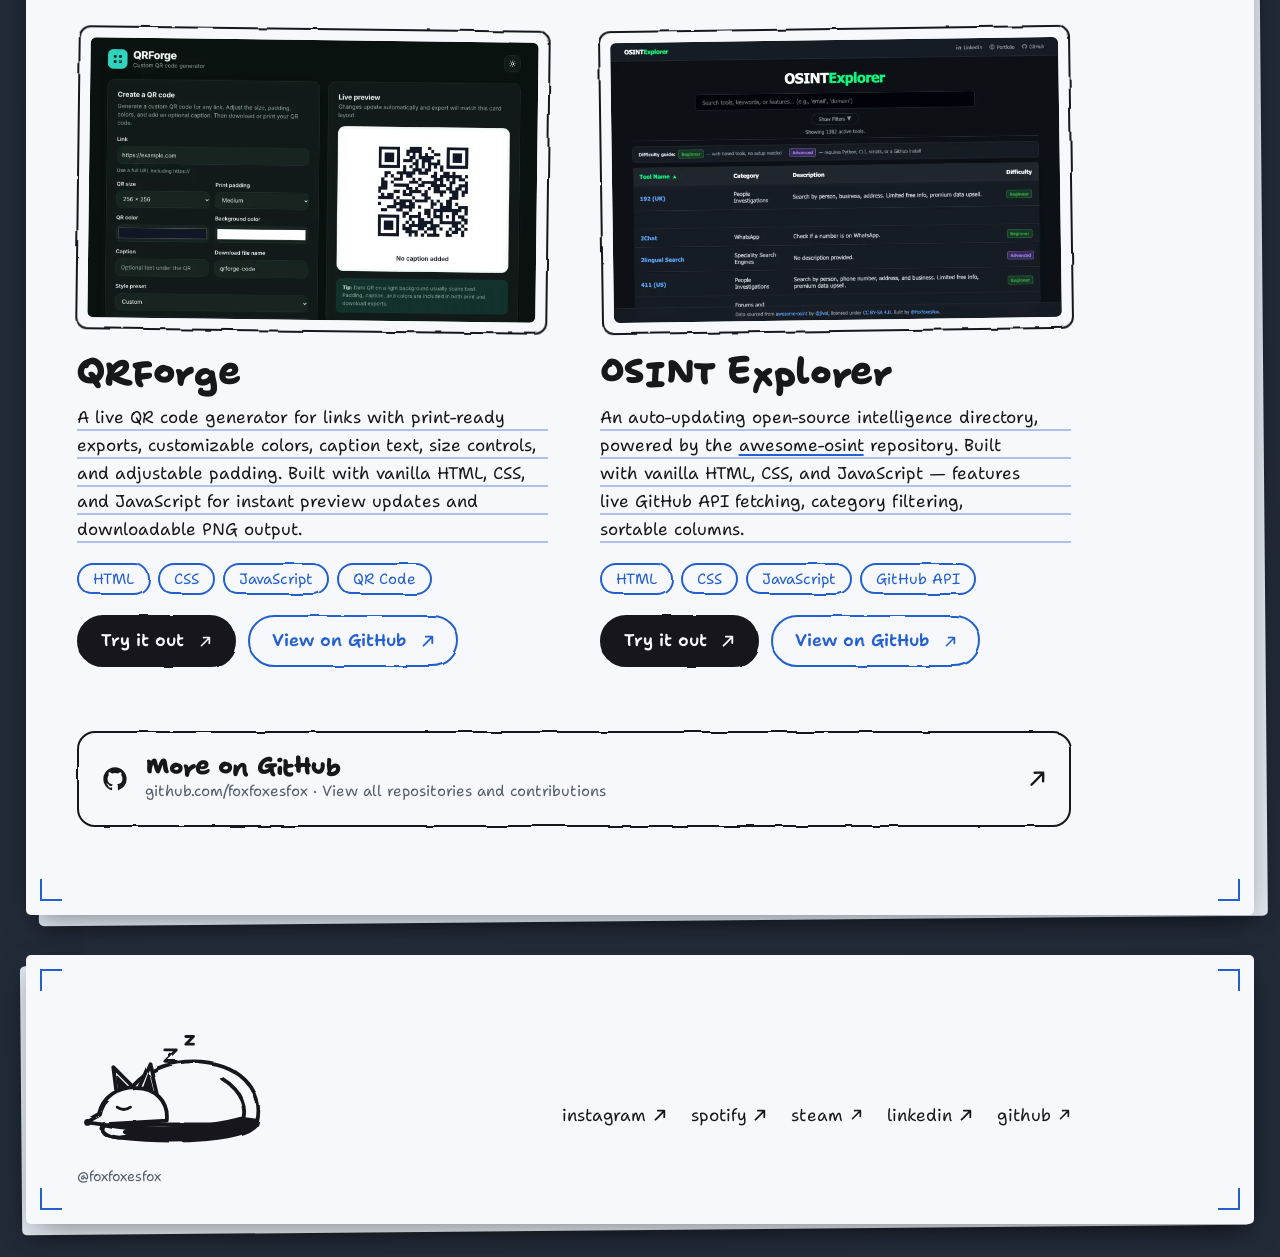
<file: projects.html>
<!DOCTYPE html>
<html lang="en">
<head>
  <meta charset="UTF-8" />
  <meta name="viewport" content="width=device-width, initial-scale=1.0" />
  <title>Projects — Martin</title>
  <meta name="description" content="Web tools, apps and experiments." />
  <link rel="canonical" href="https://foxesvx.dev/projects" />

  <meta property="og:type" content="website" />
  <meta property="og:site_name" content="Martin's page 🦊" />
  <meta property="og:title" content="Projects — Martin" />
  <meta property="og:description" content="Web tools, apps and experiments." />
  <meta property="og:url" content="https://foxesvx.dev/projects" />
  <meta property="og:image" content="/assets/fox.png?v=3" />

  <meta name="twitter:card" content="summary" />
  <meta name="twitter:title" content="Projects — Martin" />
  <meta name="twitter:description" content="Web tools, apps and experiments." />
  <meta name="twitter:image" content="/assets/fox.png?v=3" />

  <link rel="icon" type="image/svg+xml" href="/assets/fox-head.svg?v=3">
  <link rel="icon" type="image/png" href="/assets/fox.png?v=3">
  <link rel="apple-touch-icon" href="/assets/fox.png?v=3">
  <link rel="preconnect" href="https://fonts.googleapis.com">
  <link rel="preconnect" href="https://fonts.gstatic.com" crossorigin>
  <link href="https://fonts.googleapis.com/css2?family=Shantell+Sans:ital,wght,BNCE,INFM@0,300..800,-100..100,0..100&family=Gaegu:wght@700&display=swap" rel="stylesheet">
  <link rel="stylesheet" href="style.css" />
</head>

<body>
  <!-- Wobble filters: three seeds so drawn lines can "boil" -->
  <svg class="defs" aria-hidden="true" focusable="false">
    <filter id="rough-a"><feTurbulence type="fractalNoise" baseFrequency="0.035" numOctaves="2" seed="3" /><feDisplacementMap in="SourceGraphic" scale="3.5" /></filter>
    <filter id="rough-b"><feTurbulence type="fractalNoise" baseFrequency="0.035" numOctaves="2" seed="11" /><feDisplacementMap in="SourceGraphic" scale="3.5" /></filter>
    <filter id="rough-c"><feTurbulence type="fractalNoise" baseFrequency="0.035" numOctaves="2" seed="27" /><feDisplacementMap in="SourceGraphic" scale="3.5" /></filter>
  </svg>
  <a class="skip" href="#main">skip to content</a>

  <header class="site-header">
    <p class="slate" aria-hidden="true"><span>scene 02 · projects</span><span><i class="rec"></i>rec <b id="tc">00:00:00:00</b></span></p>
    <a href="index.html" class="brand lettered" aria-label="martin's page, home">
      <svg class="doodle" viewBox="34 8 132 124" aria-hidden="true">
    <path class="paper" d="M60 64 L50 12 L94 46 Z" />
    <path class="paper" d="M140 64 L150 12 L106 46 Z" />
    <path class="solid" d="M62 54 L56 24 L80 44 Z" />
    <path class="solid" d="M138 54 L144 24 L120 44 Z" />
    <path class="paper" d="M60 62 Q76 42 100 41 Q124 42 140 62 L162 96 Q132 104 100 128 Q68 104 38 96 Z" />
    <path class="ink" d="M42 96 C60 86 80 88 92 102" />
    <path class="ink" d="M158 96 C140 86 120 88 108 102" />
    <circle class="dot" cx="80" cy="80" r="6" /><circle class="dot" cx="120" cy="80" r="6" />
    <path class="solid" d="M94 113 Q100 111 106 113 Q102 121 100 122 Q98 121 94 113 Z" style="--sw:2" />
  </svg>
      <span>martin</span>
    </a>
    <nav class="nav" aria-label="Main">
      <a href="index.html">home</a>
      <a href="projects.html" aria-current="page">projects</a>
      <a href="artworks.html">artworks</a>
      <a href="gallery.html">gallery</a>
      <a href="tools.html">tools</a>
    </nav>
  </header>

  <main id="main" class="sheet">
    <div class="wrap page-head">
      <h1 class="page-title lettered" data-t="Projects">Projects</h1>
      <svg class="doodle peeker boil" viewBox="40 8 120 92" aria-hidden="true">
      <path class="paper" d="M60 64 L50 12 L94 46 Z" />
    <path class="paper" d="M140 64 L150 12 L106 46 Z" />
    <path class="solid" d="M62 54 L56 24 L80 44 Z" />
    <path class="solid" d="M138 54 L144 24 L120 44 Z" />
      <path class="paper" d="M60 62 Q76 42 100 41 Q124 42 140 62 L156 98 L44 98 Z" />
      <path class="ink" d="M48 92 C60 84 74 86 82 96 M152 92 C140 84 126 86 118 96" style="--sw:3" />
      <g class="fox-eyes"><circle class="dot pupil" cx="80" cy="80" r="5" /><circle class="dot pupil" cx="120" cy="80" r="5" /></g>
      <path class="paper" d="M54 99 C54 84 78 84 78 99" />
      <path class="paper" d="M122 99 C122 84 146 84 146 99" />
      <path class="ink" d="M62 93 l0 5 M70 93 l0 5 M130 93 l0 5 M138 93 l0 5" style="--sw:3" />
    </svg>
    </div>

    <div class="wrap">
      <div class="project-list">
        <article class="project">
          <figure class="shot sketch">
            <img src="assets/projects/malamaster.webp" alt="MalaMaster: a 3D mala stall with labelled steel bins of vegetables, mushrooms and tofu under hanging price signs, an empty red basket on a scale reading 0 g, and a red side panel showing the budget" width="800" height="500" loading="lazy" decoding="async" />
          </figure>
          <div>
            <h2 class="project-title lettered">MalaMaster</h2>
            <p>
              A game for practising mala xiang guo so you stop over-ordering. Walk a 3D stall, pick
              ingredients from the bins with tongs and drop them on the scale, then check out to print a
              receipt. Practice against a budget, or work a 60-second shift of customer orders scored on
              how close you get to each weight, with a shared top 10 and no accounts. Prices are averaged
              from real Singapore stalls. Built with React, Three.js and Supabase.
            </p>
            <ul class="tags">
              <li class="tag sketch">React</li>
              <li class="tag sketch">Three.js</li>
              <li class="tag sketch">Supabase</li>
              <li class="tag sketch">Game</li>
            </ul>
            <div class="actions">
              <a href="https://mala.foxesvx.dev" target="_blank" rel="noopener noreferrer" class="pill pill-ink sketch">Try it out<span class="arr" aria-hidden="true"></span></a>
              <a href="https://github.com/foxfoxesfox/MalaMaster" target="_blank" rel="noopener noreferrer" class="pill sketch">View on GitHub<span class="arr" aria-hidden="true"></span></a>
            </div>
          </div>
        </article>

        <article class="project">
          <figure class="shot sketch">
            <img src="assets/projects/eight.webp" alt="Eight homepage: the headline “Every dancer. Every count.” beside a stage plan with eight lettered dancers standing in a line in front of the audience" width="800" height="500" loading="lazy" decoding="async" />
          </figure>
          <div>
            <h2 class="project-title lettered">Eight</h2>
            <p>
              A free formation planner for dance crews. Place everyone on the stage, time each
              formation in counts or seconds against your song or a rehearsal video, and watch the
              transitions play, with a warning when two dancers would walk into each other. Export the
              plan as a PDF for the wall or a video for the group chat. No account, and nothing is
              uploaded: routines stay in your browser. Built with React, TypeScript and IndexedDB.
            </p>
            <ul class="tags">
              <li class="tag sketch">React</li>
              <li class="tag sketch">TypeScript</li>
              <li class="tag sketch">IndexedDB</li>
              <li class="tag sketch">Dance</li>
            </ul>
            <div class="actions">
              <a href="https://eight.foxesvx.dev" target="_blank" rel="noopener noreferrer" class="pill pill-ink sketch">Try it out<span class="arr" aria-hidden="true"></span></a>
              <a href="https://github.com/foxfoxesfox/Eight" target="_blank" rel="noopener noreferrer" class="pill sketch">View on GitHub<span class="arr" aria-hidden="true"></span></a>
            </div>
          </div>
        </article>

        <article class="project">
          <figure class="shot sketch">
            <img src="assets/projects/play.webp" alt="Play homepage: the headline “Pull up a chair.” above a poker card showing a hand-drawn fan of playing cards and an Open a table button" width="800" height="500" loading="lazy" decoding="async" />
          </figure>
          <div>
            <h2 class="project-title lettered">Play</h2>
            <p>
              A hand-drawn poker table for game nights with friends. Open a table, send the link, and
              everyone sits down with just a nickname, on a phone or a laptop. The host picks
              No-Limit Hold&rsquo;em, Limit Hold&rsquo;em or Five-Card Draw, and the server shuffles and
              deals, so nobody can peek at anyone else&rsquo;s cards. Built with React, anime.js and
              Cloudflare Durable Objects.
            </p>
            <ul class="tags">
              <li class="tag sketch">React</li>
              <li class="tag sketch">Cloudflare Workers</li>
              <li class="tag sketch">anime.js</li>
              <li class="tag sketch">Multiplayer</li>
            </ul>
            <div class="actions">
              <a href="https://play.foxesvx.dev" target="_blank" rel="noopener noreferrer" class="pill pill-ink sketch">Try it out<span class="arr" aria-hidden="true"></span></a>
              <a href="https://github.com/foxfoxesfox/Play" target="_blank" rel="noopener noreferrer" class="pill sketch">View on GitHub<span class="arr" aria-hidden="true"></span></a>
            </div>
          </div>
        </article>

        <article class="project">
          <figure class="shot sketch">
            <img src="assets/projects/peel.webp" alt="Peel app icon: a white sheet with a dashed selection box and its top corner peeling up, on an orange rounded square" width="800" height="500" loading="lazy" decoding="async" />
          </figure>
          <div>
            <h2 class="project-title lettered">Peel</h2>
            <p>
              A screenshot app that lives in the macOS menu bar. One shortcut captures an area or a
              window, and every capture waits on a shelf: click to copy, drag it into any app, pin it
              on screen, or mark it up with arrows, highlights, text, redaction and crop. It reads the
              text in each screenshot on your Mac, so you can search for an old one by any word in it.
              Built in Swift, with Apple&rsquo;s Vision framework.
            </p>
            <ul class="tags">
              <li class="tag sketch">Swift</li>
              <li class="tag sketch">macOS</li>
              <li class="tag sketch">Vision OCR</li>
              <li class="tag sketch">Menu Bar App</li>
            </ul>
            <div class="actions">
              <a href="https://github.com/foxfoxesfox/Peel/raw/main/dist/Peel.dmg" class="pill pill-ink sketch">Download for Mac<span class="arr arr-down" aria-hidden="true"></span></a>
              <a href="https://github.com/foxfoxesfox/Peel" target="_blank" rel="noopener noreferrer" class="pill sketch">View on GitHub<span class="arr" aria-hidden="true"></span></a>
            </div>
          </div>
        </article>

        <article class="project">
          <figure class="shot sketch">
            <img src="assets/projects/swivel.webp" alt="Swivel app icon: a pie-shaped format wheel with one highlighted slice and a turning arrow, on a blue rounded square" width="800" height="500" loading="lazy" decoding="async" />
          </figure>
          <div>
            <h2 class="project-title lettered">Swivel</h2>
            <p>
              An offline file converter that lives in the macOS menu bar. Start dragging a file, tap
              Shift, and a format wheel opens at your cursor; let go on a slice and a converted copy
              appears next to the original. Handles images, audio, video and PDFs, with a second wheel
              for AirDrop, sharing, compressing and resizing. Built in Swift, with ffmpeg.
            </p>
            <ul class="tags">
              <li class="tag sketch">Swift</li>
              <li class="tag sketch">macOS</li>
              <li class="tag sketch">ffmpeg</li>
              <li class="tag sketch">Menu Bar App</li>
            </ul>
            <div class="actions">
              <a href="https://github.com/foxfoxesfox/Swivel/raw/main/dist/Swivel.dmg" class="pill pill-ink sketch">Download for Mac<span class="arr arr-down" aria-hidden="true"></span></a>
              <a href="https://github.com/foxfoxesfox/Swivel" target="_blank" rel="noopener noreferrer" class="pill sketch">View on GitHub<span class="arr" aria-hidden="true"></span></a>
            </div>
          </div>
        </article>

        <article class="project">
          <figure class="shot sketch">
            <img src="assets/projects/cs2024.webp" alt="Ember &amp; Oak homepage: a lined-notebook layout with the headline “Good coffee for long study sessions” beside a taped photo of a latte and laptop" width="800" height="500" loading="lazy" decoding="async" />
          </figure>
          <div>
            <h2 class="project-title lettered">Ember &amp; Oak</h2>
            <p>
              A three-page website for a fictional student café in North Spine, NTU, built for a
              CS2024 HTML assignment. A homepage, a menu, and an &ldquo;our story&rdquo; page, styled
              like a ruled notebook with taped-on photos and sticky-note specials. Hand-written HTML
              and plain CSS, no frameworks.
            </p>
            <ul class="tags">
              <li class="tag sketch">HTML</li>
              <li class="tag sketch">CSS</li>
              <li class="tag sketch">Web Design</li>
              <li class="tag sketch">Coursework</li>
            </ul>
            <div class="actions">
              <a href="https://cs2024.foxesvx.dev" target="_blank" rel="noopener noreferrer" class="pill pill-ink sketch">Try it out<span class="arr" aria-hidden="true"></span></a>
              <a href="https://github.com/foxfoxesfox/CS2024-html-assignment" target="_blank" rel="noopener noreferrer" class="pill sketch">View on GitHub<span class="arr" aria-hidden="true"></span></a>
            </div>
          </div>
        </article>

        <article class="project">
          <figure class="shot sketch">
            <img src="assets/projects/ytdlp.webp" alt="YT DLP downloader: a dark panel with a link field, a quality picker and a Download button" width="800" height="500" loading="lazy" decoding="async" />
          </figure>
          <div>
            <h2 class="project-title lettered">YT DLP</h2>
            <p>
              A web-based media downloader for saving videos and audio from YouTube and other sites
              supported by yt-dlp. Pick a format like MP4 up to 1080p, or audio as MP3, M4A, Opus,
              or WAV, and follow the download with a progress bar and a video preview. Built with
              Flask, <a href="https://github.com/yt-dlp/yt-dlp" target="_blank" rel="noopener noreferrer">yt-dlp</a>,
              ffmpeg, and JavaScript.
            </p>
            <ul class="tags">
              <li class="tag sketch">Flask</li>
              <li class="tag sketch">ffmpeg</li>
              <li class="tag sketch">yt-dlp</li>
              <li class="tag sketch">JavaScript</li>
            </ul>
            <div class="actions">
              <a href="https://yt.foxesvx.dev" target="_blank" rel="noopener noreferrer" class="pill pill-ink sketch">Try it out<span class="arr" aria-hidden="true"></span></a>
              <a href="https://github.com/foxfoxesfox/ytdlp" target="_blank" rel="noopener noreferrer" class="pill sketch">View on GitHub<span class="arr" aria-hidden="true"></span></a>
            </div>
          </div>
        </article>

        <article class="project">
          <figure class="shot sketch">
            <img src="assets/projects/qr.webp" alt="QRForge: a settings form on the left and a live QR code preview on the right" width="800" height="500" loading="lazy" decoding="async" />
          </figure>
          <div>
            <h2 class="project-title lettered">QRForge</h2>
            <p>
              A live QR code generator for links with print-ready exports, customizable colors,
              caption text, size controls, and adjustable padding. Built with vanilla HTML, CSS,
              and JavaScript for instant preview updates and downloadable PNG output.
            </p>
            <ul class="tags">
              <li class="tag sketch">HTML</li>
              <li class="tag sketch">CSS</li>
              <li class="tag sketch">JavaScript</li>
              <li class="tag sketch">QR Code</li>
            </ul>
            <div class="actions">
              <a href="https://qr.foxesvx.dev" target="_blank" rel="noopener noreferrer" class="pill pill-ink sketch">Try it out<span class="arr" aria-hidden="true"></span></a>
              <a href="https://github.com/foxfoxesfox/qr-code-generator" target="_blank" rel="noopener noreferrer" class="pill sketch">View on GitHub<span class="arr" aria-hidden="true"></span></a>
            </div>
          </div>
        </article>

        <article class="project">
          <figure class="shot sketch">
            <img src="assets/projects/osint.webp" alt="OSINT Explorer: a search bar above a sortable table of tools with category and difficulty columns" width="800" height="500" loading="lazy" decoding="async" />
          </figure>
          <div>
            <h2 class="project-title lettered">OSINT Explorer</h2>
            <p>
              An auto-updating open-source intelligence directory, powered by the
              <a href="https://github.com/jivoi/awesome-osint" target="_blank" rel="noopener noreferrer">awesome-osint</a>
              repository. Built with vanilla HTML, CSS, and JavaScript — features
              live GitHub API fetching, category filtering, sortable columns.
            </p>
            <ul class="tags">
              <li class="tag sketch">HTML</li>
              <li class="tag sketch">CSS</li>
              <li class="tag sketch">JavaScript</li>
              <li class="tag sketch">GitHub API</li>
            </ul>
            <div class="actions">
              <a href="https://osint.foxesvx.dev" target="_blank" rel="noopener noreferrer" class="pill pill-ink sketch">Try it out<span class="arr" aria-hidden="true"></span></a>
              <a href="https://github.com/foxfoxesfox/osint-explorer" target="_blank" rel="noopener noreferrer" class="pill sketch">View on GitHub<span class="arr" aria-hidden="true"></span></a>
            </div>
          </div>
        </article>
      </div>

      <a href="https://github.com/foxfoxesfox" target="_blank" rel="noopener noreferrer" class="more sketch">
        <svg viewBox="0 0 24 24" fill="currentColor" aria-hidden="true"><path d="M12 2C6.477 2 2 6.484 2 12.017c0 4.425 2.865 8.18 6.839 9.504.5.092.682-.217.682-.483 0-.237-.008-.868-.013-1.703-2.782.605-3.369-1.343-3.369-1.343-.454-1.158-1.11-1.466-1.11-1.466-.908-.62.069-.608.069-.608 1.003.07 1.531 1.032 1.531 1.032.892 1.53 2.341 1.088 2.91.832.092-.647.35-1.088.636-1.338-2.22-.253-4.555-1.113-4.555-4.951 0-1.093.39-1.988 1.029-2.688-.103-.253-.446-1.272.098-2.65 0 0 .84-.27 2.75 1.026A9.564 9.564 0 0 1 12 6.844a9.59 9.59 0 0 1 2.504.337c1.909-1.296 2.747-1.027 2.747-1.027.546 1.379.202 2.398.1 2.651.64.7 1.028 1.595 1.028 2.688 0 3.848-2.339 4.695-4.566 4.943.359.309.678.92.678 1.855 0 1.338-.012 2.419-.012 2.747 0 .268.18.58.688.482A10.02 10.02 0 0 0 22 12.017C22 6.484 17.522 2 12 2z"/></svg>
        <div>
          <h2 class="more-title lettered">More on GitHub</h2>
          <div class="more-sub">github.com/foxfoxesfox · View all repositories and contributions</div>
        </div>
        <span class="more-arrow arr" aria-hidden="true"></span>
      </a>
    </div>
  </main>

  <footer class="site-footer sheet">
    <div class="wrap footer-inner">
      <svg class="doodle sleepy" viewBox="0 0 220 120" role="img" aria-label="A fox curled up asleep">
        <path class="paper" d="M50 102 C40 66 76 36 122 36 C168 36 198 66 188 102 Z" />
        <path class="ink" d="M152 54 C172 66 180 86 172 102" />
        <path class="paper" d="M42 74 L38 42 L62 66 Z" />
        <path class="paper" d="M64 66 L76 38 L84 72 Z" />
        <path class="solid" d="M44 66 L42 52 L54 64 Z" style="--sw:2" />
        <path class="solid" d="M70 64 L75 50 L79 66 Z" style="--sw:2" />
        <path class="paper" d="M24 92 C28 74 44 64 62 64 C82 64 96 78 94 98 L26 102 L10 100 Z" />
        <path class="ink" d="M42 84 Q49 89 56 84" style="--sw:3" />
        <circle class="dot" cx="11" cy="100" r="3.5" />
        <path class="solid" d="M188 98 C186 120 100 122 44 116 C28 114 22 108 28 102 C70 108 130 108 172 96 Z" />
        <path class="paper" d="M44 116 C28 114 22 108 28 102 C36 104 46 105 56 106 L50 110 L58 114 Z" />
        <path class="ink" d="M92 24 h12 l-12 12 h12 M114 10 h8 l-8 8 h8" style="--sw:3" />
      </svg>
      <nav class="socials" aria-label="Elsewhere">
        <a href="https://instagram.com/foxesvx" target="_blank" rel="noopener noreferrer">instagram<span class="arr" aria-hidden="true"></span></a>
        <a href="https://open.spotify.com/user/lonestary" target="_blank" rel="noopener noreferrer">spotify<span class="arr" aria-hidden="true"></span></a>
        <a href="https://steamcommunity.com/id/foxfoxesfox" target="_blank" rel="noopener noreferrer">steam<span class="arr" aria-hidden="true"></span></a>
        <a href="https://linkedin.com/in/mpjy" target="_blank" rel="noopener noreferrer">linkedin<span class="arr" aria-hidden="true"></span></a>
        <a href="https://github.com/foxfoxesfox" target="_blank" rel="noopener noreferrer">github<span class="arr" aria-hidden="true"></span></a>
      </nav>
      <p class="handle">@foxfoxesfox</p>
    </div>
  </footer>

  <script src="script.js"></script>
</body>
</html>
</file>
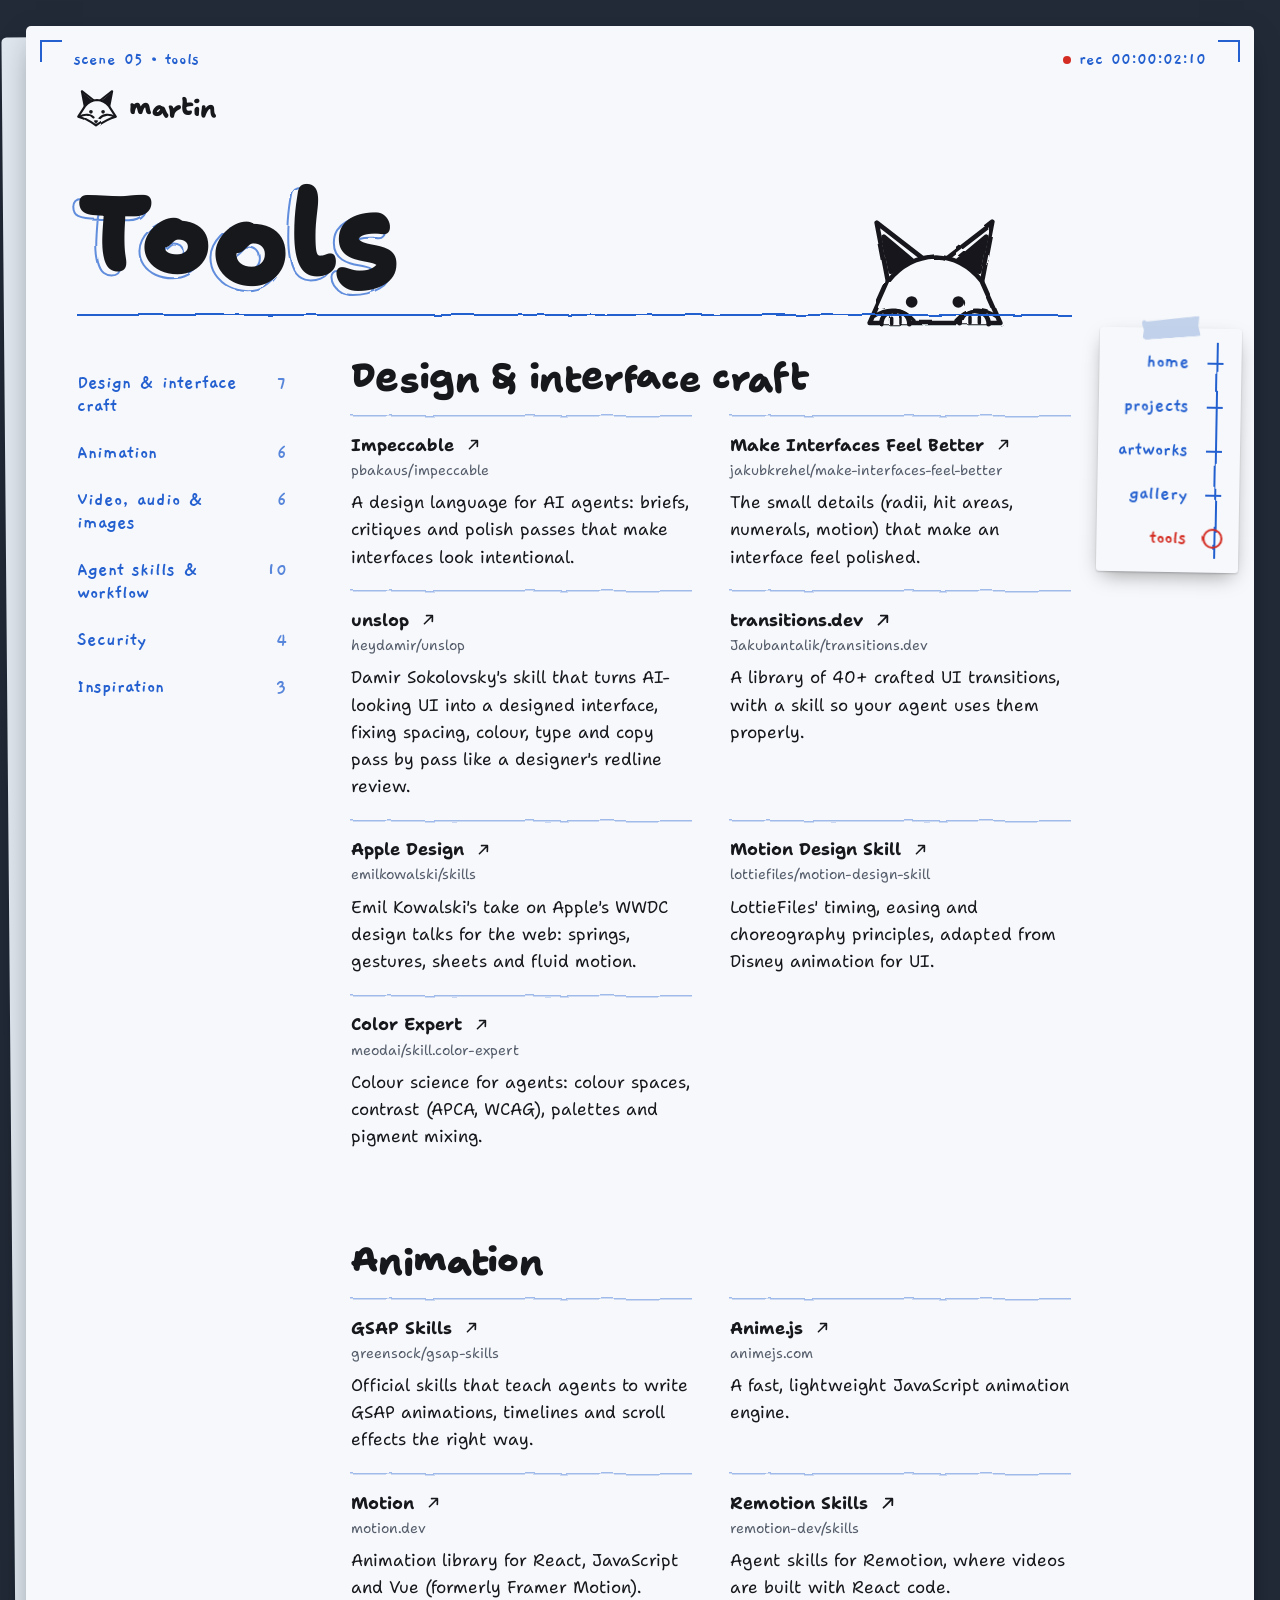
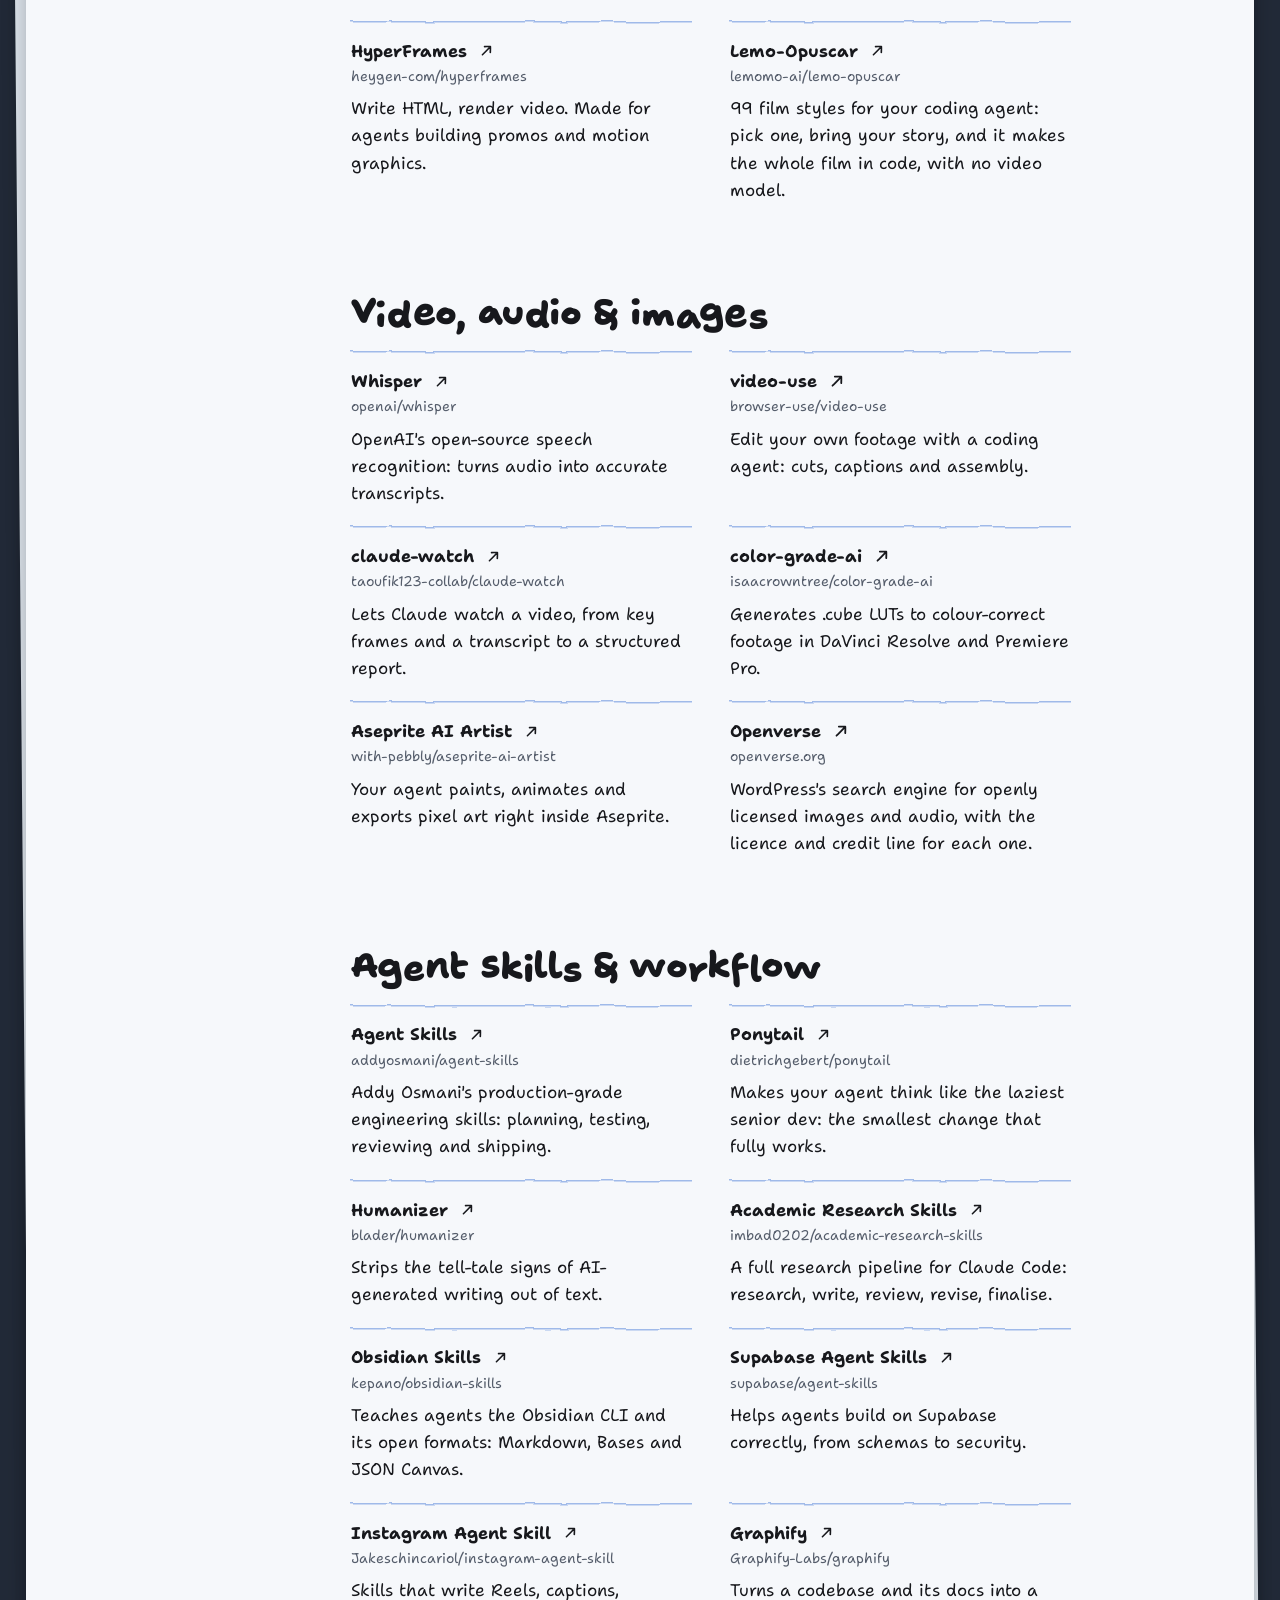
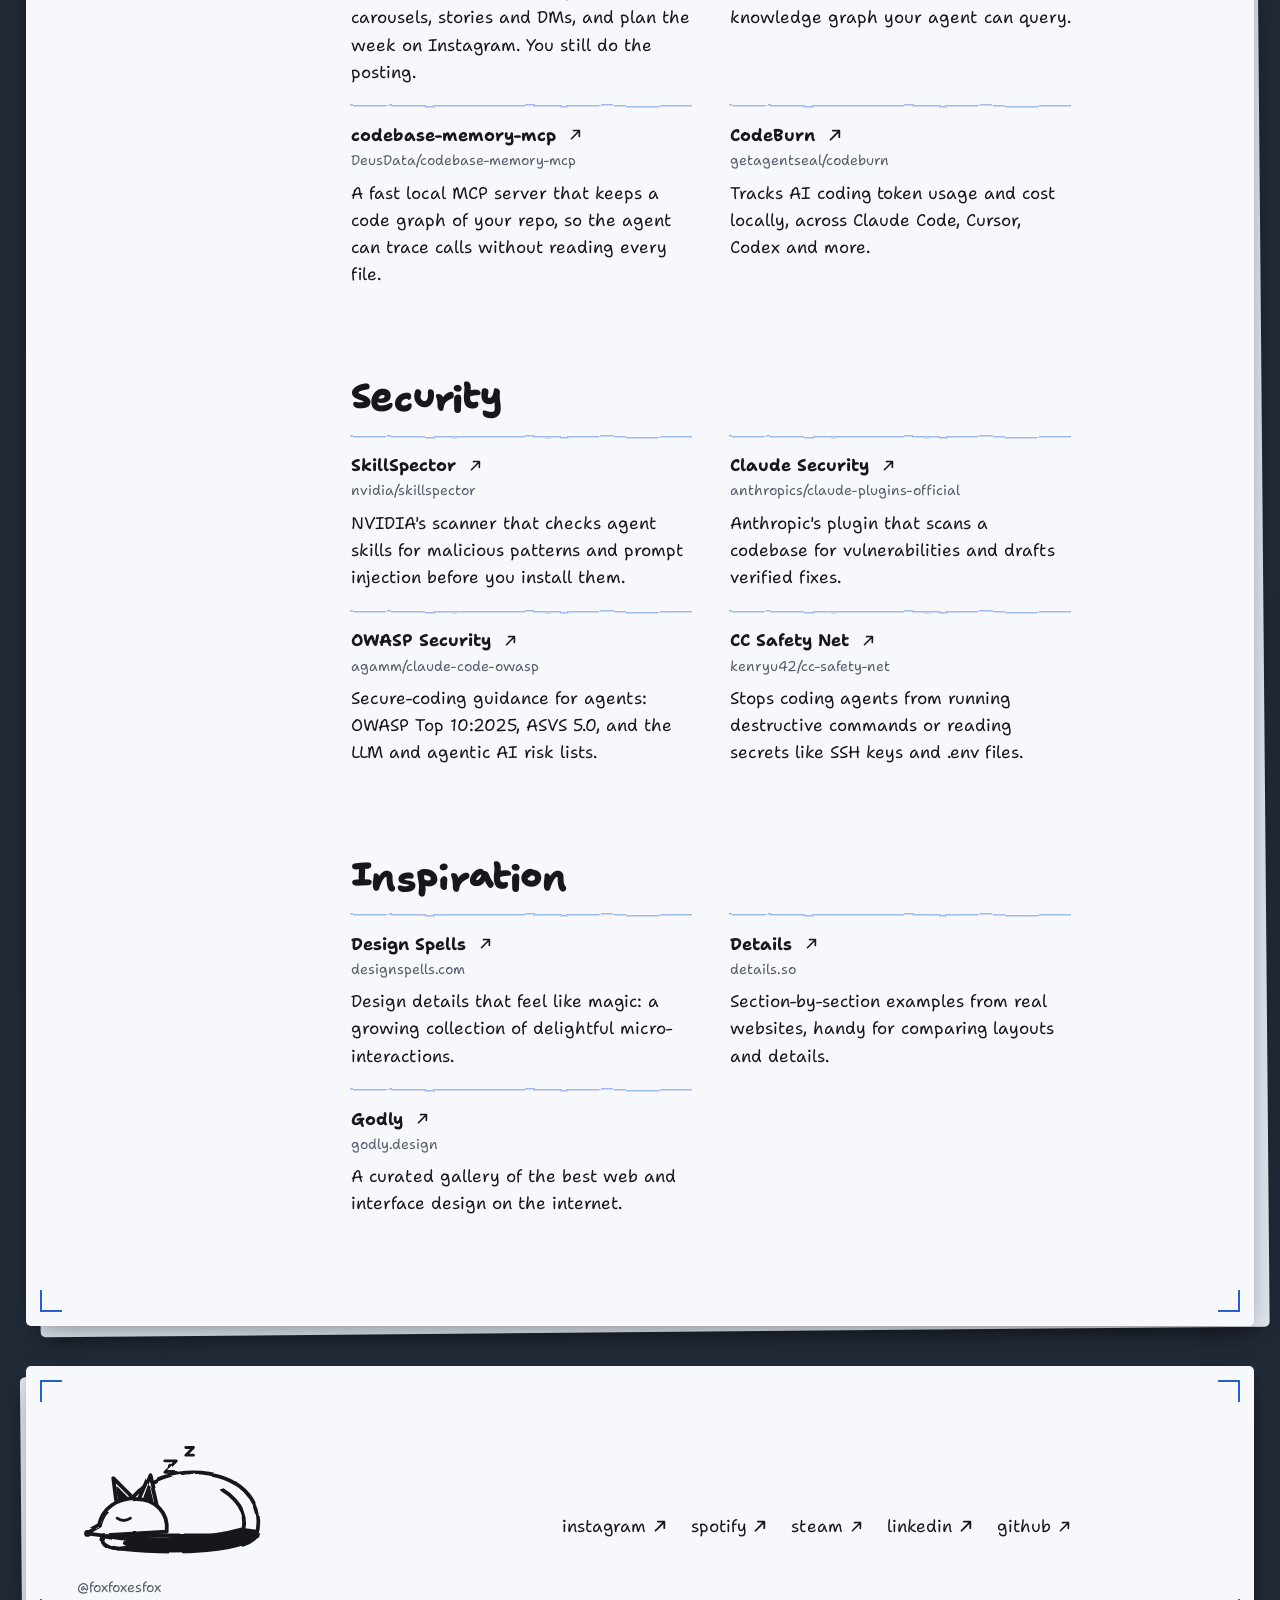
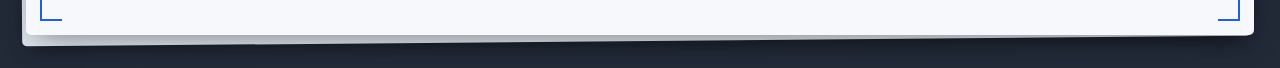
<file: tools.html>
<!DOCTYPE html>
<html lang="en">
<head>
  <meta charset="UTF-8" />
  <meta name="viewport" content="width=device-width, initial-scale=1.0" />
  <title>Tools — Martin</title>
  <meta name="description" content="Skills, libraries and sites I use when building." />
  <link rel="canonical" href="https://foxesvx.dev/tools" />

  <meta property="og:type" content="website" />
  <meta property="og:site_name" content="Martin's page 🦊" />
  <meta property="og:title" content="Tools — Martin" />
  <meta property="og:description" content="Skills, libraries and sites I use when building." />
  <meta property="og:url" content="https://foxesvx.dev/tools" />
  <meta property="og:image" content="/assets/fox.png?v=3" />

  <meta name="twitter:card" content="summary" />
  <meta name="twitter:title" content="Tools — Martin" />
  <meta name="twitter:description" content="Skills, libraries and sites I use when building." />
  <meta name="twitter:image" content="/assets/fox.png?v=3" />

  <link rel="icon" type="image/svg+xml" href="/assets/fox-head.svg?v=3">
  <link rel="icon" type="image/png" href="/assets/fox.png?v=3">
  <link rel="apple-touch-icon" href="/assets/fox.png?v=3">
  <link rel="preconnect" href="https://fonts.googleapis.com">
  <link rel="preconnect" href="https://fonts.gstatic.com" crossorigin>
  <link href="https://fonts.googleapis.com/css2?family=Shantell+Sans:ital,wght,BNCE,INFM@0,300..800,-100..100,0..100&family=Gaegu:wght@700&display=swap" rel="stylesheet">
  <link rel="stylesheet" href="style.css" />
</head>

<body>
  <!-- Wobble filters: three seeds so drawn lines can "boil" -->
  <svg class="defs" aria-hidden="true" focusable="false">
    <filter id="rough-a"><feTurbulence type="fractalNoise" baseFrequency="0.035" numOctaves="2" seed="3" /><feDisplacementMap in="SourceGraphic" scale="3.5" /></filter>
    <filter id="rough-b"><feTurbulence type="fractalNoise" baseFrequency="0.035" numOctaves="2" seed="11" /><feDisplacementMap in="SourceGraphic" scale="3.5" /></filter>
    <filter id="rough-c"><feTurbulence type="fractalNoise" baseFrequency="0.035" numOctaves="2" seed="27" /><feDisplacementMap in="SourceGraphic" scale="3.5" /></filter>
  </svg>
  <a class="skip" href="#main">skip to content</a>

  <header class="site-header">
    <p class="slate" aria-hidden="true"><span>scene 05 · tools</span><span><i class="rec"></i>rec <b id="tc">00:00:00:00</b></span></p>
    <a href="index.html" class="brand lettered" aria-label="martin's page, home">
      <svg class="doodle" viewBox="34 8 132 124" aria-hidden="true">
    <path class="paper" d="M60 64 L50 12 L94 46 Z" />
    <path class="paper" d="M140 64 L150 12 L106 46 Z" />
    <path class="solid" d="M62 54 L56 24 L80 44 Z" />
    <path class="solid" d="M138 54 L144 24 L120 44 Z" />
    <path class="paper" d="M60 62 Q76 42 100 41 Q124 42 140 62 L162 96 Q132 104 100 128 Q68 104 38 96 Z" />
    <path class="ink" d="M42 96 C60 86 80 88 92 102" />
    <path class="ink" d="M158 96 C140 86 120 88 108 102" />
    <circle class="dot" cx="80" cy="80" r="6" /><circle class="dot" cx="120" cy="80" r="6" />
    <path class="solid" d="M94 113 Q100 111 106 113 Q102 121 100 122 Q98 121 94 113 Z" style="--sw:2" />
  </svg>
      <span>martin</span>
    </a>
    <nav class="nav" aria-label="Main">
      <a href="index.html">home</a>
      <a href="projects.html">projects</a>
      <a href="artworks.html">artworks</a>
      <a href="gallery.html">gallery</a>
      <a href="tools.html" aria-current="page">tools</a>
    </nav>
  </header>

  <main id="main" class="sheet">
    <div class="wrap page-head">
      <h1 class="page-title lettered" data-t="Tools">Tools</h1>
      <svg class="doodle peeker boil" viewBox="40 8 120 92" aria-hidden="true">
      <path class="paper" d="M60 64 L50 12 L94 46 Z" />
    <path class="paper" d="M140 64 L150 12 L106 46 Z" />
    <path class="solid" d="M62 54 L56 24 L80 44 Z" />
    <path class="solid" d="M138 54 L144 24 L120 44 Z" />
      <path class="paper" d="M60 62 Q76 42 100 41 Q124 42 140 62 L156 98 L44 98 Z" />
      <path class="ink" d="M48 92 C60 84 74 86 82 96 M152 92 C140 84 126 86 118 96" style="--sw:3" />
      <g class="fox-eyes"><circle class="dot pupil" cx="80" cy="80" r="5" /><circle class="dot pupil" cx="120" cy="80" r="5" /></g>
      <path class="paper" d="M54 99 C54 84 78 84 78 99" />
      <path class="paper" d="M122 99 C122 84 146 84 146 99" />
      <path class="ink" d="M62 93 l0 5 M70 93 l0 5 M130 93 l0 5 M138 93 l0 5" style="--sw:3" />
    </svg>
    </div>

    <div class="wrap">
      <!--<p class="page-intro">List of skills, libraries and sites I find useful.</p> -->
      <div id="toolList" class="tool-layout">
        <noscript><p class="empty">Enable JavaScript to see the tools.</p></noscript>
      </div>
    </div>
  </main>

  <footer class="site-footer sheet">
    <div class="wrap footer-inner">
      <svg class="doodle sleepy" viewBox="0 0 220 120" role="img" aria-label="A fox curled up asleep">
        <path class="paper" d="M50 102 C40 66 76 36 122 36 C168 36 198 66 188 102 Z" />
        <path class="ink" d="M152 54 C172 66 180 86 172 102" />
        <path class="paper" d="M42 74 L38 42 L62 66 Z" />
        <path class="paper" d="M64 66 L76 38 L84 72 Z" />
        <path class="solid" d="M44 66 L42 52 L54 64 Z" style="--sw:2" />
        <path class="solid" d="M70 64 L75 50 L79 66 Z" style="--sw:2" />
        <path class="paper" d="M24 92 C28 74 44 64 62 64 C82 64 96 78 94 98 L26 102 L10 100 Z" />
        <path class="ink" d="M42 84 Q49 89 56 84" style="--sw:3" />
        <circle class="dot" cx="11" cy="100" r="3.5" />
        <path class="solid" d="M188 98 C186 120 100 122 44 116 C28 114 22 108 28 102 C70 108 130 108 172 96 Z" />
        <path class="paper" d="M44 116 C28 114 22 108 28 102 C36 104 46 105 56 106 L50 110 L58 114 Z" />
        <path class="ink" d="M92 24 h12 l-12 12 h12 M114 10 h8 l-8 8 h8" style="--sw:3" />
      </svg>
      <nav class="socials" aria-label="Elsewhere">
        <a href="https://instagram.com/foxesvx" target="_blank" rel="noopener noreferrer">instagram<span class="arr" aria-hidden="true"></span></a>
        <a href="https://open.spotify.com/user/lonestary" target="_blank" rel="noopener noreferrer">spotify<span class="arr" aria-hidden="true"></span></a>
        <a href="https://steamcommunity.com/id/foxfoxesfox" target="_blank" rel="noopener noreferrer">steam<span class="arr" aria-hidden="true"></span></a>
        <a href="https://linkedin.com/in/mpjy" target="_blank" rel="noopener noreferrer">linkedin<span class="arr" aria-hidden="true"></span></a>
        <a href="https://github.com/foxfoxesfox" target="_blank" rel="noopener noreferrer">github<span class="arr" aria-hidden="true"></span></a>
      </nav>
      <p class="handle">@foxfoxesfox</p>
    </div>
  </footer>

  <script src="script.js"></script>
  <script>
    (async function () {
      const list = document.getElementById('toolList');
      const source = url => {
        const u = new URL(url);
        const parts = u.pathname.split('/').filter(Boolean);
        return u.hostname === 'github.com' ? parts.slice(0, 2).join('/') : u.hostname.replace(/^www\./, '');
      };

      try {
        const res = await fetch('assets/tools.json');
        if (!res.ok) throw new Error();
        const groups = await res.json();

        list.innerHTML = `
          <nav class="tool-index" aria-label="Categories">
            ${groups.map((group, i) => `<a href="#cat-${i}">${group.category} <span>${group.tools.length}</span></a>`).join('')}
          </nav>
          <div>` + groups.map((group, i) => `
          <section id="cat-${i}" aria-label="${group.category}">
            <h2 class="group-title lettered">${group.category}</h2>
            <ul class="tool-list">
              ${group.tools.map(tool => `
                <li>
                  <a class="tool" href="${tool.url}" target="_blank" rel="noopener noreferrer">
                    <span class="tool-name">${tool.name}&nbsp;<span class="tool-arrow arr" aria-hidden="true"></span></span>
                    <span class="tool-src">${source(tool.url)}</span>
                    <span class="tool-desc">${tool.desc}</span>
                  </a>
                </li>
              `).join('')}
            </ul>
          </section>
        `).join('') + '</div>';
      } catch {
        list.innerHTML = '<p class="empty">Could not load the tools list.</p>';
      }
    })();
  </script>
</body>
</html>
</file>
<file: style.css>
/* ── Tokens ── */
:root {
  --desk:      #222a38;
  --paper:     #f6f8fb;   /* the sheet */
  --under:     #dfe6ee;   /* the sheet underneath */
  --ink:       #17181c;
  --ink-soft:  #565e6c;
  --ink-faint: #e6ebf1;
  --blue:      #2460d0;   /* construction pencil: guides, tags, secondary actions */
  --red:       #d42c22;   /* correction pencil: notes and "you are here" only */

  --font: 'Shantell Sans', 'Comic Sans MS', system-ui, sans-serif;
  --note: 'Gaegu', 'Shantell Sans', 'Comic Sans MS', cursive;
  --wrap: 1120px;
  --gutter: clamp(18px, 4vw, 56px);
  --edge: clamp(8px, 2vw, 26px);   /* desk showing around the sheets */

  /* motion tokens (transitions.dev scale) */
  --duration-quick: 150ms;
  --duration-fast: 250ms;
  --duration-slow: 400ms;
  --duration-very-slow: 500ms;
  --ease-smooth-out: cubic-bezier(0.22, 1, 0.36, 1);
  --scale-large: 0.96;

  /* pencil lines used as backgrounds */
  --squiggle: url("data:image/svg+xml,%3Csvg xmlns='http://www.w3.org/2000/svg' viewBox='0 0 40 8'%3E%3Cpath d='M0 5 C5 1 10 1 15 4 S25 7 30 4 S38 2 40 4' fill='none' stroke='%232460d0' stroke-width='2' stroke-linecap='round'/%3E%3C/svg%3E");
  --loop: url("data:image/svg+xml,%3Csvg xmlns='http://www.w3.org/2000/svg' viewBox='0 0 100 40' preserveAspectRatio='none'%3E%3Cpath d='M10 24 C8 10 58 3 86 9 C100 13 98 31 70 35 C42 39 6 36 4 24 C3 15 22 7 44 6' fill='none' stroke='%23d42c22' stroke-width='2.5' stroke-linecap='round' vector-effect='non-scaling-stroke'/%3E%3C/svg%3E");
}

/* ── Reset ── */
*, *::before, *::after { box-sizing: border-box; margin: 0; padding: 0; }
html {
  -webkit-font-smoothing: antialiased;
  scroll-behavior: smooth;
  overflow-x: clip;   /* tilted frames and taped drawings may poke a few px past the edge */
  scrollbar-color: var(--blue) var(--desk);
  scrollbar-width: thin;
}
body {
  position: relative;
  background: var(--desk);
  color: var(--ink);
  font-family: var(--font);
  font-size: 1.0625rem;
  line-height: 1.6;
  font-variation-settings: 'INFM' 15, 'BNCE' 0;
  caret-color: var(--blue);
  padding: var(--edge) var(--edge) calc(var(--edge) + 8px);
  overflow-x: hidden;
}
img  { display: block; max-width: 100%; }
a    { color: inherit; text-decoration: none; }
button { font: inherit; color: inherit; background: none; border: 0; cursor: pointer; }
ul, ol { list-style: none; }
p { text-wrap: pretty; }
::selection { background: var(--blue); color: #fff; }
:focus-visible { outline: 2px dashed var(--red); outline-offset: 4px; border-radius: 8px; }

.defs { position: absolute; width: 0; height: 0; overflow: hidden; }
.sr-only { position: absolute; width: 1px; height: 1px; overflow: hidden; clip-path: inset(50%); white-space: nowrap; }
.skip {
  position: absolute; left: var(--gutter); top: -60px; z-index: 100;
  background: var(--ink); color: var(--paper); padding: 8px 16px; border-radius: 999px;
}
.skip:focus { top: 12px; }

/* Lettered = the loose, bouncy hand of the display type */
.lettered {
  font-weight: 800;
  font-variation-settings: 'INFM' 100, 'BNCE' 60;
  letter-spacing: -0.01em;
  line-height: 1;
  text-wrap: balance;
}
/* Big titles keep their blue rough showing behind the ink, slightly off-register */
[data-t] { position: relative; z-index: 0; }
[data-t]::before {
  content: attr(data-t);
  position: absolute; left: -0.045em; top: 0.035em; z-index: -1;
  color: transparent; -webkit-text-stroke: 2px var(--blue); opacity: 0.7;
  filter: url(#rough-a);
}

/* ── Doodle SVG paint ── */
.doodle { overflow: visible; filter: url(#rough-a); }
.doodle .ink   { fill: none; stroke: var(--ink); stroke-width: var(--sw, 4); stroke-linecap: round; stroke-linejoin: round; }
.doodle .solid { fill: var(--ink); stroke: var(--ink); stroke-width: var(--sw, 4); stroke-linejoin: round; }
.doodle .paper { fill: var(--paper); stroke: var(--ink); stroke-width: var(--sw, 4); stroke-linecap: round; stroke-linejoin: round; }
.doodle .dot   { fill: var(--ink); }
.con { fill: none; stroke: var(--blue); stroke-width: 2.2; stroke-linecap: round; opacity: 0.65; filter: url(#rough-b); }

/* Sketch = an element whose outline (or fill) is drawn by hand.
   The outline lives on ::before so the wobble filter never touches the text. */
.sketch { position: relative; isolation: isolate; }
.sketch::before {
  content: '';
  position: absolute; inset: 0; z-index: -1;
  border: 2px solid var(--line, var(--ink));
  border-radius: var(--r, 14px);
  background: var(--fill, transparent);
  filter: url(#rough-a);
  pointer-events: none;
}

/* Line boil: the drawing is re-traced every few frames, like hand animation.
   Hover boils an outline; .on-twos keeps the hero fox alive (the page's one ambient moment). */
@keyframes boil {
  0%   { filter: url(#rough-a); }
  33%  { filter: url(#rough-b); }
  66%  { filter: url(#rough-c); }
}
.sketch:hover::before,
.boil:hover { animation: boil 375ms steps(1) infinite; }
.on-twos { animation: boil 500ms steps(1) infinite; }

/* ── Sheets: prints laid on the desk, each with pencilled crop marks in its corners ── */
.sheet {
  --m: 14px;                       /* how far in the marks sit */
  --mark: linear-gradient(var(--blue), var(--blue));
  position: relative;   /* no z-index: the sheet underneath must be able to slip behind this one's paper */
  padding: 96px 0 clamp(56px, 8vw, 88px);
  border-radius: 5px;
  background-color: var(--paper);
  background-image: var(--mark), var(--mark), var(--mark), var(--mark), var(--mark), var(--mark), var(--mark), var(--mark);
  background-repeat: no-repeat;
  background-size: 22px 2px, 2px 22px, 22px 2px, 2px 22px, 22px 2px, 2px 22px, 22px 2px, 2px 22px;
  background-position:
    left var(--m) top var(--m), left var(--m) top var(--m),
    right var(--m) top var(--m), right var(--m) top var(--m),
    left var(--m) bottom var(--m), left var(--m) bottom var(--m),
    right var(--m) bottom var(--m), right var(--m) bottom var(--m);
  box-shadow: 0 10px 30px -10px rgb(0 0 0 / 0.5);
}
.sheet + .sheet, .site-footer.sheet { margin-top: clamp(24px, 3.5vw, 40px); }
.sheet::before {            /* the next sheet in the stack, peeking out */
  content: ''; position: absolute; inset: 0; z-index: -1; border-radius: 5px;
  background: var(--under);
  transform: rotate(-0.5deg) translate(-5px, 6px);
  box-shadow: 0 8px 20px -8px rgb(0 0 0 / 0.45);
}
main.sheet, main > .sheet:first-child { padding-top: 152px; }

/* ── Layout ── */
.wrap { width: 100%; max-width: var(--wrap); margin-inline: auto; padding-inline: var(--gutter); }

/* ── Header: lies over the top of the first sheet ── */
.site-header {
  position: absolute; z-index: 5; top: var(--edge); left: var(--edge); right: var(--edge);
  display: flex; align-items: center; justify-content: space-between; gap: 16px;
  padding: 64px var(--gutter) 0;
}
.slate {
  position: absolute; top: 24px; left: 48px; right: 48px;
  display: flex; justify-content: space-between;
  font: 700 1.125rem/1 var(--note); color: var(--blue);
}
.slate b { font-variant-numeric: tabular-nums; }
.rec { display: inline-block; width: 8px; height: 8px; margin-right: 8px; border-radius: 50%; background: var(--red); }
.brand { display: inline-flex; align-items: center; gap: 12px; font-size: 1.5rem; }
.brand .doodle { width: 40px; height: auto; --sw: 7; }

/* The menu. Small screens: a row of pencilled links. */
.nav { display: flex; gap: clamp(12px, 2.6vw, 28px); font: 700 1.25rem/1 var(--note); color: var(--blue); }
.nav a { position: relative; padding: 12px 2px; transition: color var(--duration-quick); }
.nav a:hover { color: var(--ink); }   /* red stays reserved for the current page */
.nav a[aria-current='page'] { color: var(--red); }
.nav a[aria-current='page']::after {
  content: ''; position: absolute; inset: 0 -13px;   /* wide enough that the stroke's start clears the first letter */
  background: var(--loop) no-repeat center / 100% 100%;
}
/* Wide screens: a strip of paper taped to the right edge, with a tick per page */
@media (min-width: 1100px) {
  .sheet { padding-right: 132px; }
  .hero { padding-right: 180px; }   /* keeps the fox's viewfinder clear of the menu strip */
  .nav {
    position: fixed; z-index: 20; right: calc(var(--edge) + 14px); top: 50%;
    flex-direction: column; gap: 0;
    padding: 12px 16px 12px 20px;
    background: var(--paper); border-radius: 3px;
    box-shadow: 0 1px 2px rgb(0 0 0 / 0.2), 0 8px 20px -6px rgb(0 0 0 / 0.4);
    transform: translateY(-50%) rotate(1deg);
    view-transition-name: chart;
  }
  .nav::before {
    content: ''; position: absolute; right: 17px; top: 14px; bottom: 14px; width: 14px;
    background: linear-gradient(var(--blue), var(--blue)) center / 2px 100% no-repeat; filter: url(#rough-a);
  }
  .nav::after {             /* the strip of masking tape holding it to the desk */
    content: ''; position: absolute; top: -10px; left: 50%; width: 58px; height: 20px;
    background: color-mix(in srgb, var(--under) 82%, var(--blue));
    opacity: 0.9; transform: translateX(-50%) rotate(-5deg);
    clip-path: polygon(0 12%, 4% 0, 9% 10%, 100% 0, 97% 50%, 100% 100%, 5% 100%, 0 88%, 3% 50%);
  }
  .nav a { padding: 12px 36px 12px 0; text-align: right; }
  .nav a::after, .nav a[aria-current='page']::after {
    content: ''; position: absolute; inset: 50% 2px auto auto;
    width: 16px; border-top: 2px solid var(--blue); background: none;
    transition: width var(--duration-fast) var(--ease-smooth-out);
  }
  .nav a:hover::after { width: 22px; border-color: var(--ink); }
  .nav a[aria-current='page']::after {
    width: 20px; height: 20px; margin-top: -10px; right: 0;
    border: 2.5px solid var(--red); border-radius: 50%; filter: url(#rough-c);
  }
}

/* ── Buttons: inked = final, blue pencil = rough ── */
.pill {
  --r: 999px; --line: var(--blue);
  display: inline-flex; align-items: center; gap: 8px;
  padding: 12px 24px; font-weight: 600; color: var(--blue);
  transition: transform var(--duration-fast) var(--ease-smooth-out);
}
.pill-ink { --fill: var(--ink); --line: var(--ink); color: var(--paper); }

/* the one arrow on the site, drawn in the pencil's line and coloured by its text; turned for "go" and "download" */
.arr {
  display: inline-block; width: 0.8em; height: 0.8em; margin-left: 0.4em; vertical-align: -0.05em; flex: none;
  background: currentColor;
  -webkit-mask: url("data:image/svg+xml,%3Csvg xmlns='http://www.w3.org/2000/svg' viewBox='0 0 16 16'%3E%3Cpath d='M3 13.2 C6 10.4 9.6 6.6 12.6 3.4 M5.6 3.2 C8 3 10.4 3.1 12.8 3.2 C12.9 5.6 12.8 8.1 12.7 10.4' fill='none' stroke='black' stroke-width='2' stroke-linecap='round' stroke-linejoin='round'/%3E%3C/svg%3E") center / contain no-repeat;
          mask: url("data:image/svg+xml,%3Csvg xmlns='http://www.w3.org/2000/svg' viewBox='0 0 16 16'%3E%3Cpath d='M3 13.2 C6 10.4 9.6 6.6 12.6 3.4 M5.6 3.2 C8 3 10.4 3.1 12.8 3.2 C12.9 5.6 12.8 8.1 12.7 10.4' fill='none' stroke='black' stroke-width='2' stroke-linecap='round' stroke-linejoin='round'/%3E%3C/svg%3E") center / contain no-repeat;
}
.arr-right { rotate: 45deg; }
.arr-down  { rotate: 135deg; }
.pill:hover  { transform: translateY(-2px) rotate(-1deg); }
.pill:active { transform: scale(var(--scale-large)); transition-duration: 100ms; }

/* ── Hero ── */
.hero {
  display: grid; grid-template-columns: 1.5fr 1fr; align-items: center; gap: 4vw;
  min-height: calc(100svh - var(--edge));
  padding-left: clamp(24px, 7vw, 112px); padding-bottom: 60px;
}
@media (max-width: 1099px) { .hero { padding-right: clamp(24px, 7vw, 112px); } }
.hero-name {
  width: fit-content; padding-inline: 0.04em 0.12em;
  font-size: clamp(4.5rem, 13.5vw, 12.5rem); line-height: 0.9; letter-spacing: -0.02em;
  /* two blue guide lines the lettering sits between */
  background:
    linear-gradient(var(--blue), var(--blue)) 0 22% / 100% 2px no-repeat,
    linear-gradient(var(--blue), var(--blue)) 0 86% / 100% 2px no-repeat;
}
.intro {
  margin-top: 32px; max-width: 40ch;
  font-size: clamp(1.125rem, 1.6vw, 1.25rem); line-height: 1.55;
}
.untyped { visibility: hidden; }
.caret {
  display: inline-block; width: 2px; height: 1.1em; margin-right: -2px;
  background: var(--blue); vertical-align: text-bottom;
  animation: caret 1s steps(1) infinite;
}
@keyframes caret { 50% { opacity: 0; } }
.hero-meta { margin-top: 12px; color: var(--ink-soft); }
.hero-meta span + span::before { content: '·'; margin-inline: 0.6em; }

/* "see my projects", circled in red pencil */
.cta {
  position: relative; display: inline-block;
  margin: 32px 0 0 16px; padding: 12px 24px;
  font-weight: 700; font-size: 1.1875rem;
  transition: transform var(--duration-fast) var(--ease-smooth-out);
}
.cta svg {
  position: absolute; inset: -10px -14px; width: calc(100% + 28px); height: calc(100% + 20px); overflow: visible;
  /* clip reveal, not a dash trick: the loop is stretched to the button, where dash lengths go wrong */
  animation: draw 700ms var(--ease-smooth-out) 500ms backwards;
}
.cta path { fill: none; stroke: var(--red); stroke-width: 3; stroke-linecap: round; vector-effect: non-scaling-stroke; }
.cta:hover { transform: translateY(-2px) rotate(-1deg); }
.cta:hover svg { animation: redraw var(--duration-very-slow) var(--ease-smooth-out); }
.cta:active { transform: scale(var(--scale-large)); transition-duration: 100ms; }
@keyframes draw   { from { clip-path: inset(-20% 100% -20% -5%); } to { clip-path: inset(-20% -5% -20% -5%); } }
@keyframes redraw { from { clip-path: inset(-20% 100% -20% -5%); } to { clip-path: inset(-20% -5% -20% -5%); } }

/* the fox in the viewfinder: blue thirds grid behind, red focus box on its face, drawn in held poses */
.af { fill: none; stroke: var(--red); stroke-width: 2.5; stroke-linecap: round; stroke-linejoin: round; }
.stage { position: relative; justify-self: center; width: min(100%, 360px); }
.hero-fox { display: block; width: 100%; height: auto; overflow: visible; }
.fox-eyes { transform-box: fill-box; transform-origin: center; }   /* blink and gaze snap between poses, never tween */
.fox-eyes.is-blinking { transform: scaleY(0.12); }
.fox-tail {
  transform-box: fill-box; transform-origin: 0% 100%;
  /* an easy sway from the base, with the faintest curl; smooth on purpose, a real tail doesn't tick */
  animation: wag 2.4s ease-in-out infinite alternate;
}
@keyframes wag {
  from { transform: rotate(-5deg) skewX(2deg); }
  to   { transform: rotate(7deg)  skewX(-3deg); }
}
.note { position: absolute; font: 700 1.3125rem/1.1 var(--note); color: var(--red); transform: rotate(-5deg); white-space: nowrap; }
.note-about { left: -12%; bottom: 99%; width: 17.5rem; white-space: normal; font-size: 1.375rem; transform: rotate(-3deg); }
.note-wag { right: 2%; top: 101%; transform: rotate(4deg); }   /* under the tail, off the ink */
/* the arrow from the note to the fox: pinned to the fox's frame, not to the text */
.note-arrow { position: absolute; left: -12%; top: 1%; width: 30%; overflow: visible; }
.note-arrow path { fill: none; stroke: var(--red); stroke-width: 3; stroke-linecap: round; stroke-linejoin: round; vector-effect: non-scaling-stroke; }

/* ── Sections ── */
.section-title { font-size: clamp(2rem, 5vw, 3rem); margin-bottom: 28px; }
.h3 { font-size: 1.5rem; margin-bottom: 16px; }

.about-grid {
  display: grid; gap: clamp(40px, 6vw, 72px) clamp(32px, 5vw, 64px);
  grid-template-columns: repeat(auto-fit, minmax(min(100%, 280px), 1fr));
}
.study li { position: relative; padding-left: 28px; margin-bottom: 8px; }
.study li::before {
  content: ''; position: absolute; left: 0; top: 0.75em; width: 16px; height: 8px;
  background: var(--squiggle) no-repeat left center / 20px 8px;
}

.tags { display: flex; flex-wrap: wrap; gap: 8px; }
.tag { --r: 999px; --line: var(--blue); color: var(--blue); padding: 4px 16px; font-size: 0.9375rem; white-space: nowrap; }

/* commitments: a ruled log, like a shoot's call sheet */
.xsheet { width: 100%; border-collapse: collapse; }
.xsheet th {
  font: 700 1.0625rem/1 var(--note); color: var(--blue); text-align: left;
  padding: 12px 16px; border: 1.5px solid var(--blue);
}
.xsheet td {
  padding: 16px; vertical-align: top;
  border: 1.5px solid color-mix(in srgb, var(--blue) 55%, transparent);
}
.xsheet td:first-child { font-variant-numeric: tabular-nums; color: var(--ink-soft); white-space: nowrap; }
.xsheet .role { font-weight: 700; }
.xsheet tbody tr { transition: background-color var(--duration-quick); }
.xsheet tbody tr:hover { background: color-mix(in srgb, var(--blue) 8%, transparent); }
.load-error { color: var(--ink-soft); }

/* ── Footer: the last sheet ── */
.site-footer.sheet { padding-block: 72px 36px; }
.footer-inner { display: grid; grid-template-columns: auto 1fr; gap: 24px 48px; align-items: end; }
.sleepy { width: clamp(150px, 22vw, 210px); }
.socials { display: flex; flex-wrap: wrap; gap: 0 24px; justify-content: flex-end; }
.socials a { position: relative; padding: 12px 0; }
.socials a::after {
  content: ''; position: absolute; left: 0; right: 0; bottom: 4px; height: 8px;
  background: var(--squiggle) repeat-x left center / 20px 8px;
  transform: scaleX(0); transform-origin: left;
  transition: transform var(--duration-fast) var(--ease-smooth-out);
}
.socials a:hover::after { transform: scaleX(1); }
.handle { grid-column: 1 / -1; font-size: 0.875rem; color: var(--ink-soft); }

/* ── Sub-pages ── */
.page-head { position: relative; }
.page-title {
  font-size: clamp(2.75rem, 12vw, 7.5rem); padding-bottom: 16px; width: fit-content; max-width: 100%;
  letter-spacing: -0.02em;
}
/* wobbly rules are drawn inside a taller box: on a 2px-tall box the filter clips the wobble into gaps */
.page-head::after { content: ''; display: block; height: 14px; margin-block: -6px; background: linear-gradient(var(--blue), var(--blue)) center / 100% 2px no-repeat; filter: url(#rough-a); }
.peeker {
  position: absolute; right: calc(var(--gutter) + 6%); bottom: -4px;
  width: clamp(84px, 13vw, 140px);
}

/* projects: a storyboard. One key panel across the top, then panels two to a row,
   each with its picture frame and the caption written on ruled lines underneath. */
.project-list {
  display: grid; grid-template-columns: repeat(2, minmax(0, 1fr));
  gap: clamp(48px, 6vw, 72px) clamp(28px, 4vw, 56px);
  padding-block: clamp(40px, 6vw, 64px);
}
.project:first-child {
  grid-column: 1 / -1;
  display: grid; grid-template-columns: 1.15fr 1fr; gap: clamp(28px, 4vw, 56px); align-items: center;
}
.shot {
  --r: 12px; padding: 12px; position: relative;
  transform: rotate(-0.8deg);
  transition: transform var(--duration-slow) var(--ease-smooth-out);
}
.project:nth-child(even) .shot { transform: rotate(0.7deg); }
.project .shot:hover { transform: rotate(0deg); }
.shot img { border-radius: 6px; width: 100%; height: auto; }
.project-title { font-size: clamp(1.75rem, 3vw, 2.25rem); margin: 24px 0 12px; }
.project:first-child .project-title { font-size: clamp(2rem, 4.5vw, 3rem); margin-top: 0; }
.project p {
  max-width: 60ch; line-height: 28px;
  background: linear-gradient(transparent 26.5px, color-mix(in srgb, var(--blue) 35%, transparent) 26.5px) 0 0 / 100% 28px;
}
.project p a { text-decoration: underline; text-decoration-color: var(--blue); text-decoration-thickness: 1.5px; text-underline-offset: 3px; }
.project .tags { margin-top: 20px; }
.actions { display: flex; flex-wrap: wrap; gap: 12px; margin-top: 20px; }

.more {
  --r: 18px;
  display: grid; grid-template-columns: auto 1fr auto; gap: 16px; align-items: center;
  padding: 24px;
}
.more svg { width: 28px; height: 28px; }
.more-title { font-size: 1.5rem; }
.more-sub { color: var(--ink-soft); font-size: 0.9375rem; }
.more-arrow { font-size: 1.5rem; transition: transform var(--duration-fast) var(--ease-smooth-out); }
.more:hover .more-arrow { transform: translate(3px, -3px); }

/* artworks + gallery: flush grid */
.group-title { font-size: clamp(1.75rem, 4vw, 2.25rem); margin: clamp(48px, 7vw, 72px) 0 20px; }
.tile-grid {
  display: grid; gap: 0;
  grid-template-columns: repeat(auto-fill, minmax(min(50%, 220px), 1fr));
  max-width: var(--wrap); margin-inline: auto; padding-inline: var(--gutter);
}
.tile {
  position: relative; aspect-ratio: 1; overflow: hidden;
  background: var(--ink-faint); cursor: zoom-in; display: block; width: 100%;
}
.tile img {
  width: 100%; height: 100%; object-fit: cover;
  transition: transform var(--duration-slow) var(--ease-smooth-out);
}
.tile:hover img { transform: scale(1.04); }
.tile-label {
  --r: 12px; --fill: var(--paper);
  position: absolute; left: 12px; bottom: 12px; right: 12px; width: fit-content;
  padding: 8px 16px; text-align: left; line-height: 1.35;
  opacity: 0; transform: translateY(6px);
  transition: opacity var(--duration-fast) var(--ease-smooth-out), transform var(--duration-fast) var(--ease-smooth-out);
}
.tile-label b { display: block; font-weight: 700; }
.tile-label small { font-size: 0.8125rem; color: var(--ink-soft); }
.tile:hover .tile-label, .tile:focus-visible .tile-label { opacity: 1; transform: none; }
.tile:focus-visible { outline-offset: -6px; }
@media (hover: none) {
  .tile-label { opacity: 1; transform: none; left: 8px; bottom: 8px; right: 8px; padding: 4px 12px; font-size: 0.8125rem; }
  .tile-label small { display: none; }
}
.tile.is-skeleton { cursor: default; }

/* artworks: each drawing taped up whole, never cropped, with its title pencilled underneath */
/* a plain grid, not CSS columns: browsers lose track of tilted items inside columns and stop painting them after a hover */
.wall { display: grid; grid-template-columns: repeat(auto-fill, minmax(min(100%, 230px), 1fr)); gap: 0 clamp(24px, 3vw, 36px); align-items: start; }
.wall .tile {
  aspect-ratio: auto; overflow: visible; background: none;
  margin-bottom: 36px; padding-top: 12px; text-align: left;
  transform: rotate(var(--tilt, -1deg));
  transition: transform var(--duration-slow) var(--ease-smooth-out);
}
.wall .tile:nth-child(3n + 2) { --tilt: 0.8deg; }
.wall .tile:nth-child(3n)     { --tilt: -0.4deg; }
.wall .tile:hover, .wall .tile:focus-visible { transform: rotate(0deg) translateY(-4px); }
.wall .tile:active { transform: scale(var(--scale-large)); transition-duration: 100ms; }
.wall .tile::before {         /* masking tape, the same strip that holds the menu */
  content: ''; position: absolute; z-index: 1; top: 0; left: 50%; width: 66px; height: 22px;
  background: color-mix(in srgb, var(--under) 82%, var(--blue)); opacity: 0.9;
  transform: translateX(-50%) rotate(-4deg);
  clip-path: polygon(0 12%, 4% 0, 9% 10%, 100% 0, 97% 50%, 100% 100%, 5% 100%, 0 88%, 3% 50%);
}
.wall .tile img {
  height: auto; object-fit: fill; border-radius: 2px; transform: none;
  box-shadow: 0 1px 2px rgb(0 0 0 / 0.18), 0 12px 22px -12px rgb(0 0 0 / 0.4);
}
.wall .tile-label {
  position: static; display: block; width: auto; padding: 12px 0 0;
  opacity: 1; transform: none; font-size: 1rem;
}
.wall .tile-label::before { display: none; }
.wall .tile-label b { font: 700 1.3125rem/1.15 var(--note); }
.wall .tile-label small { display: block; }
.wall .tile.is-skeleton { aspect-ratio: 4 / 5; background: var(--ink-faint); }
.wall .tile.is-skeleton::before { display: none; }

/* gallery: a contact sheet. Strips of film with sprocket holes and frame numbers;
   the red grease pencil circles whichever frame you're on. */
.contact {
  display: grid; grid-template-columns: repeat(auto-fill, minmax(min(50%, 200px), 1fr));
  margin-top: 28px; border-radius: 4px; overflow: hidden; counter-reset: frame;
  background: var(--ink);
}
.contact .tile {
  --holes: repeating-linear-gradient(90deg, transparent 0 9px, var(--under) 9px 21px, transparent 21px 30px);
  aspect-ratio: auto; overflow: visible; padding: 28px 5px; min-height: 150px;
  counter-increment: frame;
  background:
    var(--holes) 0 9px / 100% 10px no-repeat,
    var(--holes) 0 calc(100% - 9px) / 100% 10px no-repeat,
    linear-gradient(#2b2d35, #2b2d35) center / calc(100% - 10px) calc(100% - 56px) no-repeat,
    var(--ink);
}
.contact .tile img { aspect-ratio: 3 / 4; height: auto; transform: none; }   /* portrait frames: the photos are shot upright */
.contact .tile::after {       /* frame number on the film edge */
  content: counter(frame) 'A'; position: absolute; left: 8px; bottom: 5px; padding: 0 6px;
  font: 700 0.9375rem/18px var(--note); color: var(--under); background: var(--ink);
}
.contact .tile::before {
  content: ''; position: absolute; z-index: 1; inset: 20px 0;
  background: var(--loop) no-repeat center / 100% 100%;
  opacity: 0; transform: scale(0.97);
  transition: opacity var(--duration-quick) var(--ease-smooth-out), transform var(--duration-fast) var(--ease-smooth-out);
}
.contact .tile:not(.is-skeleton):hover::before, .contact .tile:focus-visible::before { opacity: 1; transform: none; }
.contact .tile:focus-visible { outline-color: var(--paper); }

/* videos: the same film, bigger frames, with the title pencilled on the edge */
.reel { grid-template-columns: repeat(auto-fill, minmax(min(100%, 400px), 1fr)); margin-top: 0; }
.reel .tile { cursor: pointer; }
.reel .tile img, .reel iframe { display: block; width: 100%; height: auto; aspect-ratio: 16 / 9; border: 0; }
.reel .tile::after { content: attr(data-title); }
.reel .is-playing { cursor: default; }
.reel .is-playing::before { display: none; }
.play {
  position: absolute; z-index: 2; inset: 0; margin: auto; width: 64px; height: 64px;
  transition: transform var(--duration-fast) var(--ease-smooth-out);
}
.reel .tile:hover .play { transform: scale(1.08); }
.reel .tile:active .play { transform: scale(var(--scale-large)); transition-duration: 100ms; }

.count { margin-top: 20px; color: var(--ink-soft); }
.empty { padding-block: 48px; color: var(--ink-soft); max-width: 46ch; }
.empty code { font-size: 0.9em; color: var(--ink); }

/* tools: a pencilled index down the side, the tools themselves two to a row */
.page-intro { margin-top: 28px; max-width: 60ch; font-size: 1.125rem; color: var(--ink-soft); }
.tool-layout { display: grid; grid-template-columns: 210px minmax(0, 1fr); gap: clamp(32px, 5vw, 64px); align-items: start; margin-top: 44px; }
.tool-index { position: sticky; top: 28px; display: flex; flex-direction: column; font: 700 1.25rem/1.15 var(--note); color: var(--blue); }
.tool-index a { display: flex; justify-content: space-between; align-items: baseline; gap: 12px; padding: 12px 0; transition: color var(--duration-quick), transform var(--duration-fast) var(--ease-smooth-out); }
.tool-index a:hover { color: var(--ink); transform: translateX(4px); }
.tool-index span { font-variant-numeric: tabular-nums; opacity: 0.75; }
.tool-layout section { scroll-margin-top: 24px; }
.tool-layout section:first-child .group-title { margin-top: 0; }
.tool-list { display: grid; grid-template-columns: repeat(auto-fill, minmax(min(100%, 250px), 1fr)); gap: 0 clamp(24px, 3vw, 44px); }
.tool-list li { position: relative; }
.tool-list li::before {
  content: ''; position: absolute; left: 0; right: 0; top: -7px; height: 14px;
  background: linear-gradient(var(--blue), var(--blue)) center / 100% 1.5px no-repeat; filter: url(#rough-b); opacity: 0.4;
}
.tool { display: block; padding-block: 16px 20px; }
.tool-name { display: inline-block; position: relative; font-weight: 700; }
.tool-name::after {
  content: ''; position: absolute; left: 0; right: 1.2em; bottom: -6px; height: 8px;
  background: var(--squiggle) repeat-x left center / 20px 8px;
  transform: scaleX(0); transform-origin: left;
  transition: transform var(--duration-fast) var(--ease-smooth-out);
}
.tool:hover .tool-name::after { transform: scaleX(1); }
.tool-arrow { display: inline-block; transition: transform var(--duration-fast) var(--ease-smooth-out); }
.tool:hover .tool-arrow { transform: translate(2px, -2px); }
.tool-src { display: block; font-size: 0.875rem; color: var(--ink-soft); overflow-wrap: anywhere; }
.tool-desc { display: block; margin-top: 8px; }

/* lightbox: the drawing lifted onto a clean sheet */
.lightbox {
  position: fixed; inset: 0; z-index: 50;
  display: flex; flex-direction: column; align-items: center; justify-content: center; gap: 16px;
  padding: 64px 16px 32px;
  background: var(--paper);
  cursor: zoom-out;
  opacity: 0; visibility: hidden;
  transition: opacity var(--duration-quick) var(--ease-smooth-out), visibility 0s var(--duration-quick);
}
.lightbox.open {
  opacity: 1; visibility: visible;
  transition: opacity var(--duration-fast) var(--ease-smooth-out);
}
.lightbox-img {
  max-width: min(100%, 1100px); max-height: calc(100svh - 160px); width: auto; height: auto;
  border-radius: 6px;
  transform: scale(var(--scale-large));
  transition: transform var(--duration-quick) var(--ease-smooth-out);
}
.lightbox.open .lightbox-img { transform: none; transition: transform var(--duration-fast) var(--ease-smooth-out); }
.lightbox-caption { font-size: 1.125rem; text-align: center; }
.lightbox-close { --r: 999px; position: absolute; top: 16px; right: 16px; width: 48px; height: 48px; display: grid; place-items: center; }
.lightbox-close svg { width: 20px; height: 20px; }

/* ── Moving between pages: one sheet lifts off, the next settles ── */
@media (prefers-reduced-motion: no-preference) {
  @view-transition { navigation: auto; }
  ::view-transition-old(root) { animation: sheet-out var(--duration-quick) var(--ease-smooth-out) both; }
  ::view-transition-new(root) { animation: sheet-in var(--duration-fast) var(--ease-smooth-out) both; }
}
@keyframes sheet-out { to   { opacity: 0; transform: translateY(-10px); } }
@keyframes sheet-in  { from { opacity: 0; transform: translateY(14px); } }

/* ── Small screens ── */
@media (max-width: 860px) {
  .tool-layout { grid-template-columns: 1fr; gap: 28px; }
  .tool-index { position: static; flex-flow: row wrap; gap: 0 24px; }

  .hero { grid-template-columns: 1fr; min-height: 0; gap: 20px; }
  /* smaller fox with its note beside it, so the name and the button stay on the first screen */
  .stage { order: -1; width: min(40%, 190px); justify-self: start; }
  .note { font-size: 1.125rem; }
  .note-about { left: 108%; top: 8%; bottom: auto; width: min(46vw, 16rem); transform: rotate(-2deg); }
  .note-arrow { display: none; }
  .note-wag { display: none; }
}
@media (max-width: 720px) { .slate { display: none; } }
@media (max-width: 720px) {
  .site-header { padding-top: 52px; }
  main.sheet, main > .sheet:first-child { padding-top: 124px; }
  .project-list, .project:first-child { grid-template-columns: 1fr; }
  .project:first-child .project-title { margin-top: 24px; }
  /* the exposure sheet folds into one boxed entry per commitment */
  .xsheet thead { position: absolute; width: 1px; height: 1px; overflow: hidden; clip-path: inset(50%); }
  .xsheet tr { display: block; padding: 12px 16px; border: 1.5px solid color-mix(in srgb, var(--blue) 55%, transparent); border-bottom-width: 0; }
  .xsheet tr:last-child { border-bottom-width: 1.5px; }
  .xsheet td { display: block; padding: 0; border: 0; }
  .xsheet td:first-child { white-space: normal; font-size: 0.9375rem; }
  .footer-inner { grid-template-columns: 1fr; justify-items: center; text-align: center; }
  .socials { justify-content: center; }
  .more { grid-template-columns: auto 1fr; }
  .more-arrow { display: none; }
  .peeker { right: var(--gutter); width: 68px; }
}
@media (max-width: 480px) {
  .brand span { display: none; }
  /* five links must fit a phone; on the narrowest screens the nav wraps under the fox instead of running off the edge */
  .site-header { flex-wrap: wrap; row-gap: 0; }
  main.sheet, main > .sheet:first-child { padding-top: 176px; }   /* the header is two rows tall here */
  .nav { gap: 0 12px; font-size: 1.0625rem; flex-wrap: wrap; padding-left: 8px; }
}

@media (prefers-reduced-motion: reduce) {
  html { scroll-behavior: auto; }
  *, *::before, *::after { animation: none !important; transition: none !important; }
}
</file>
